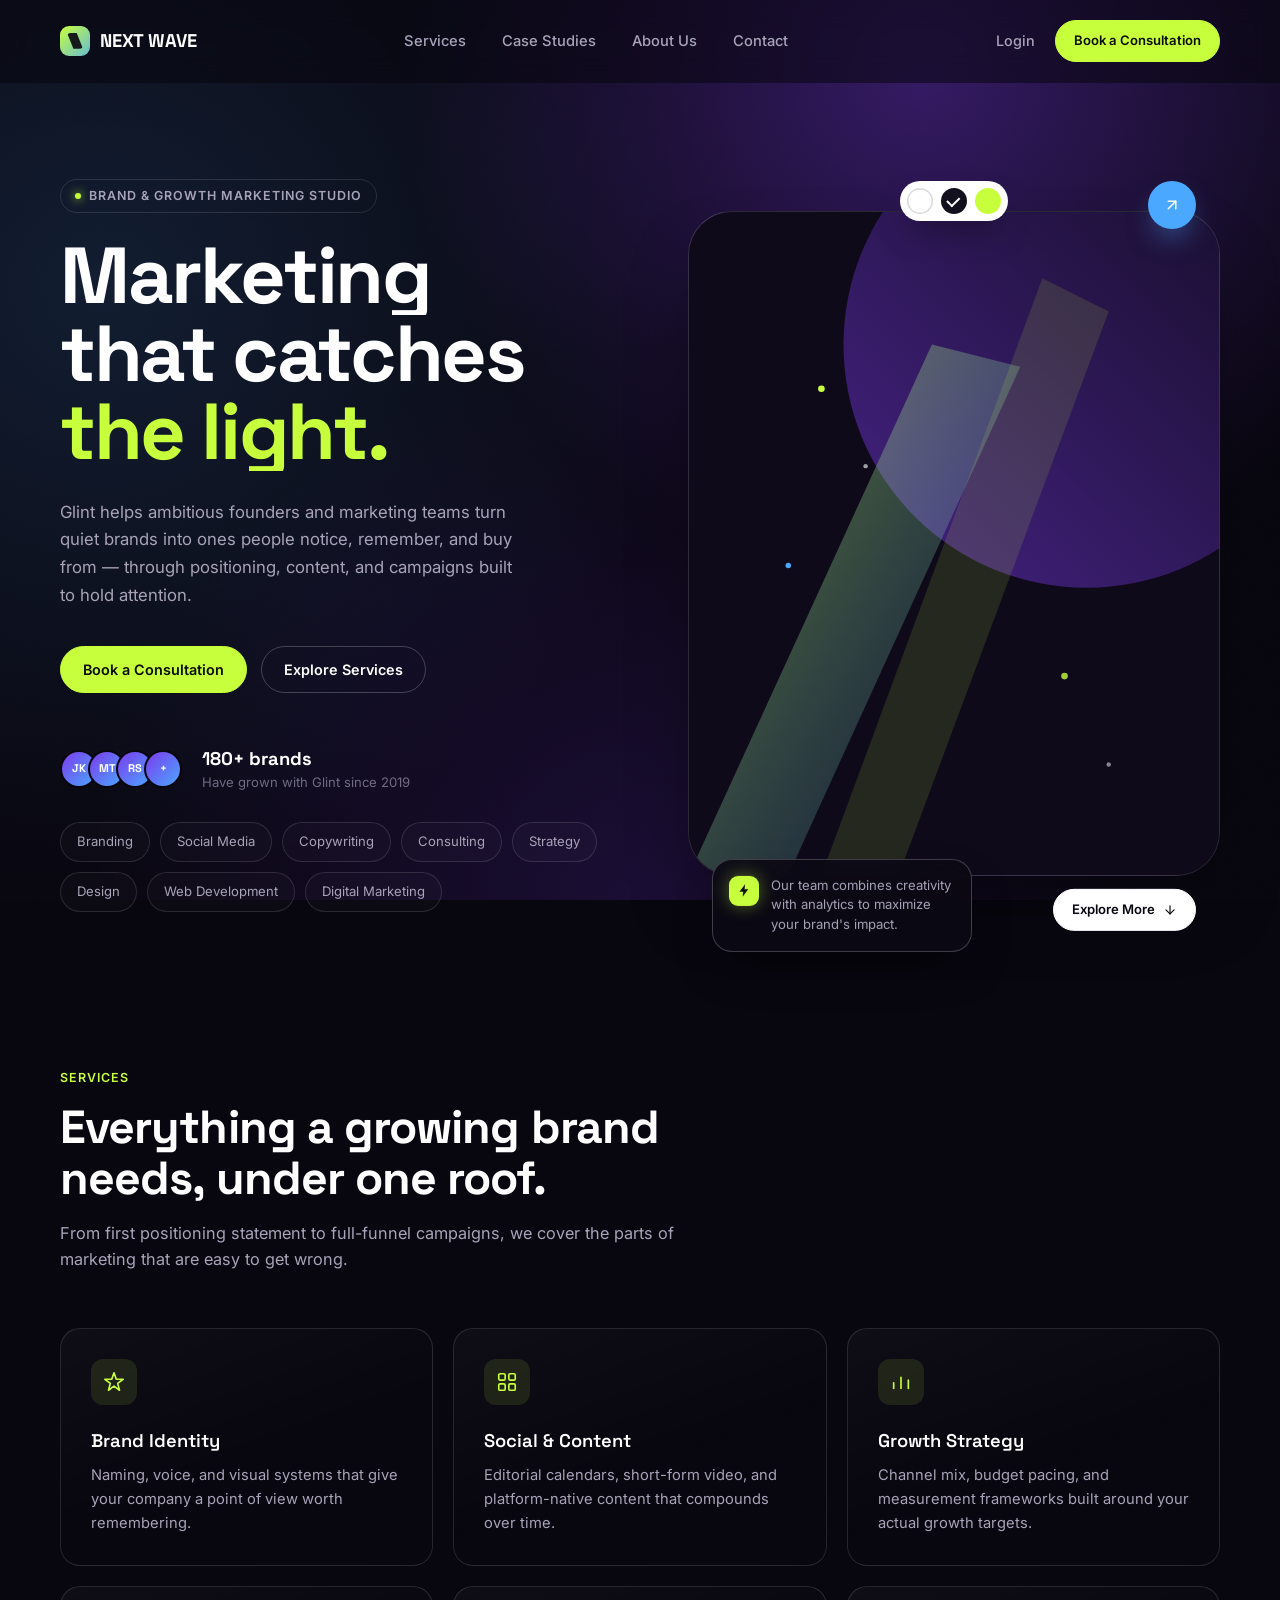
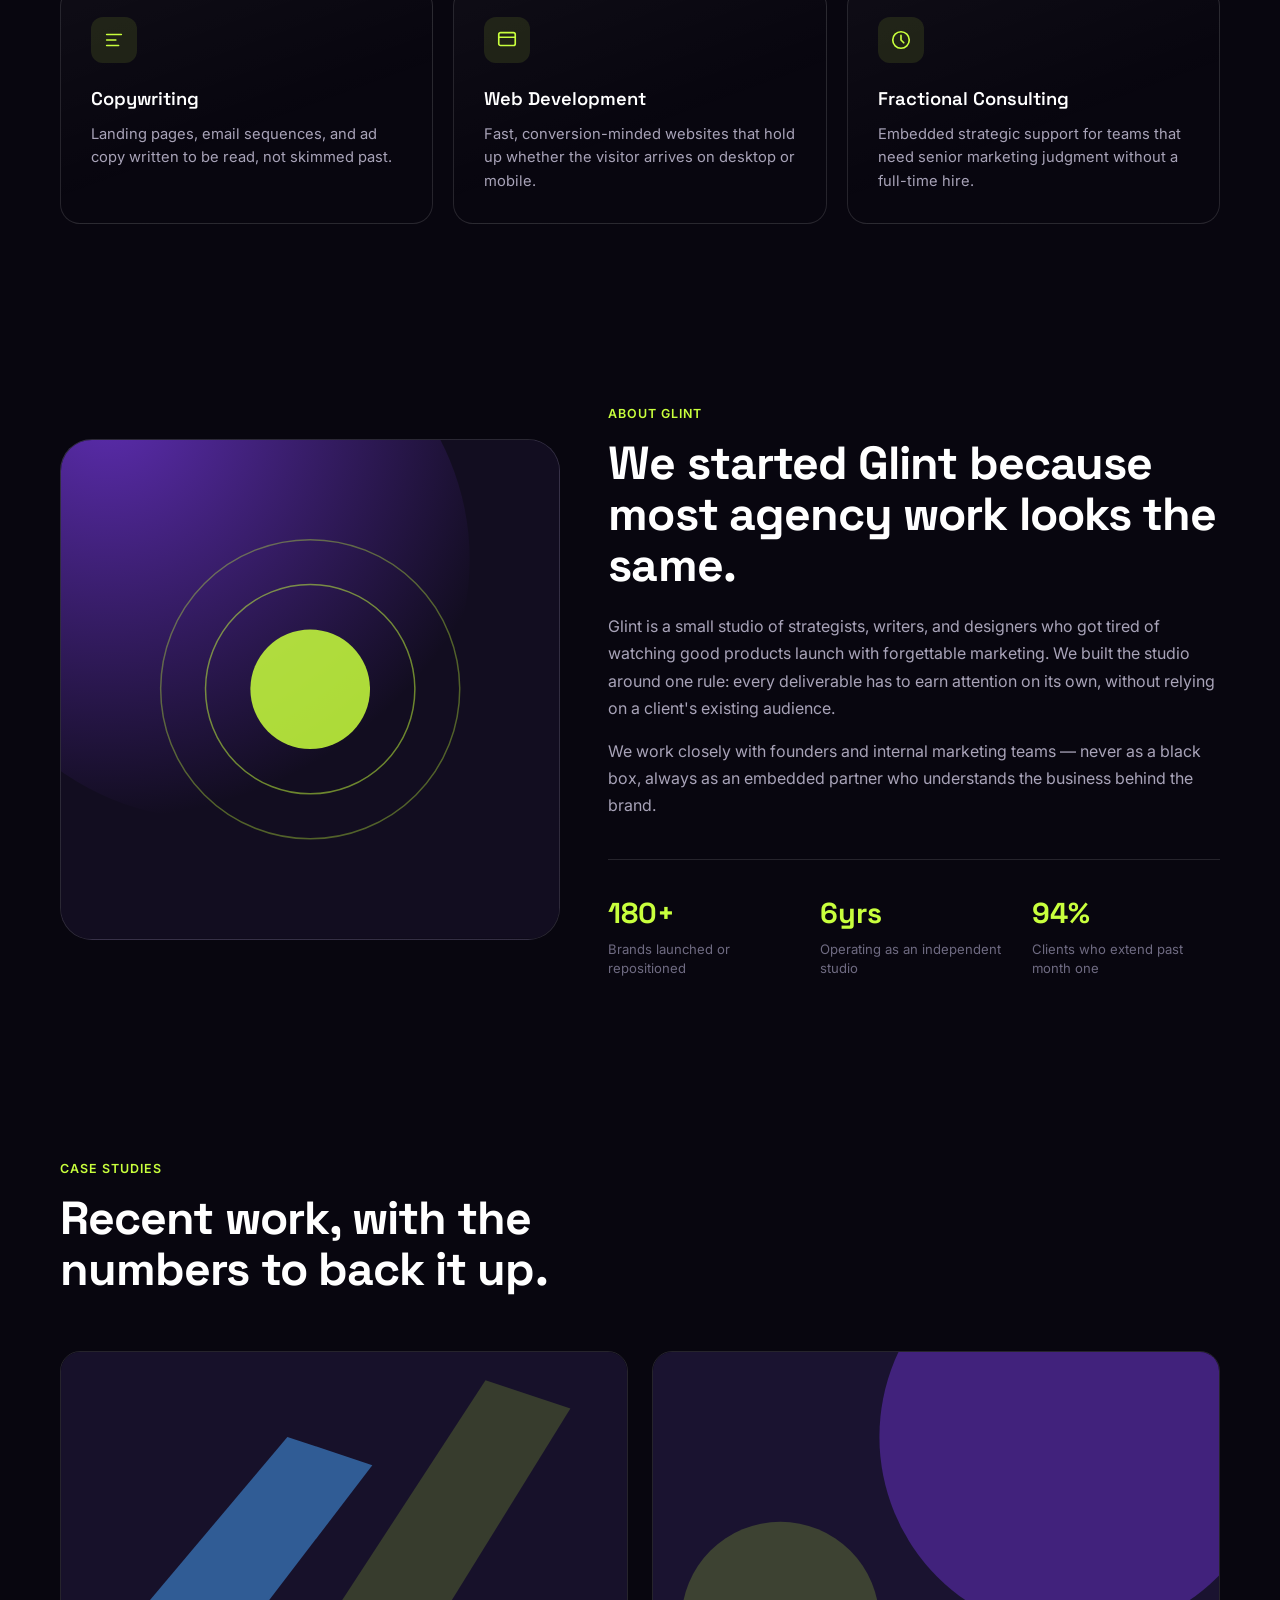
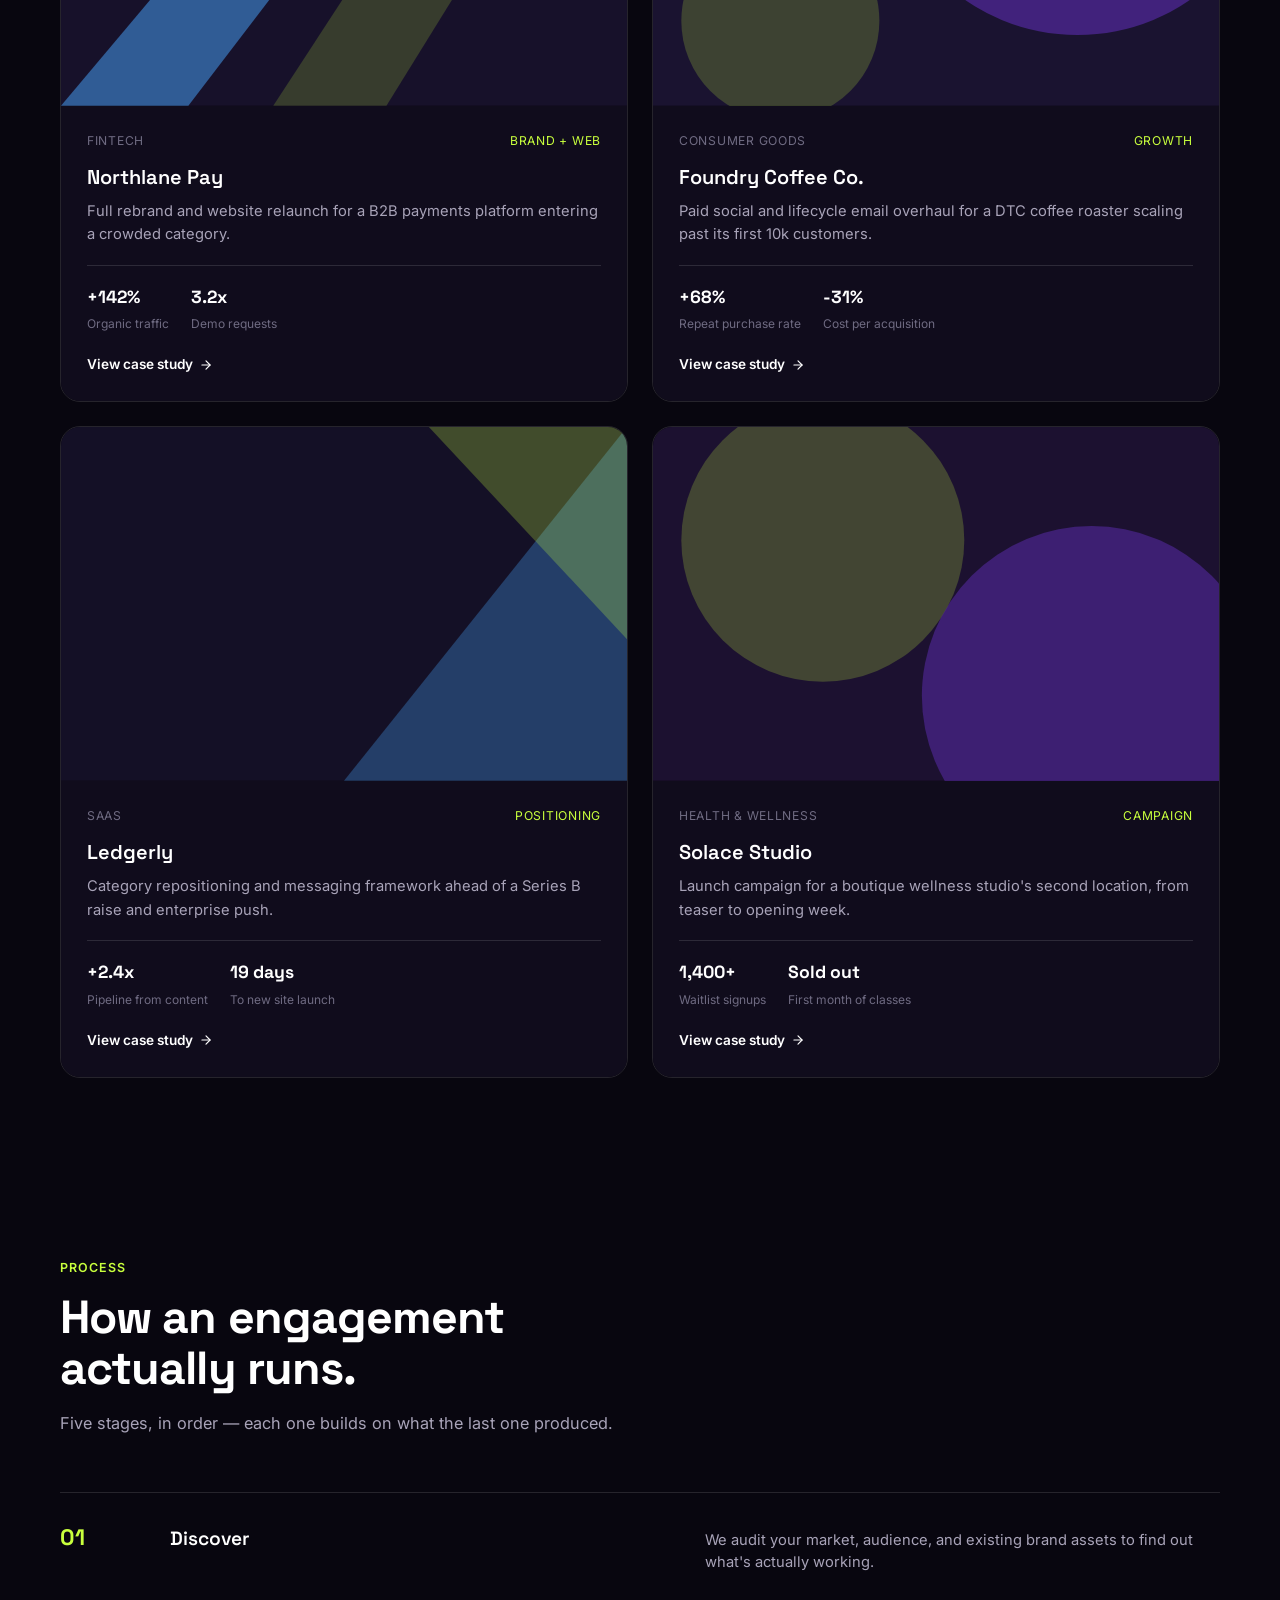
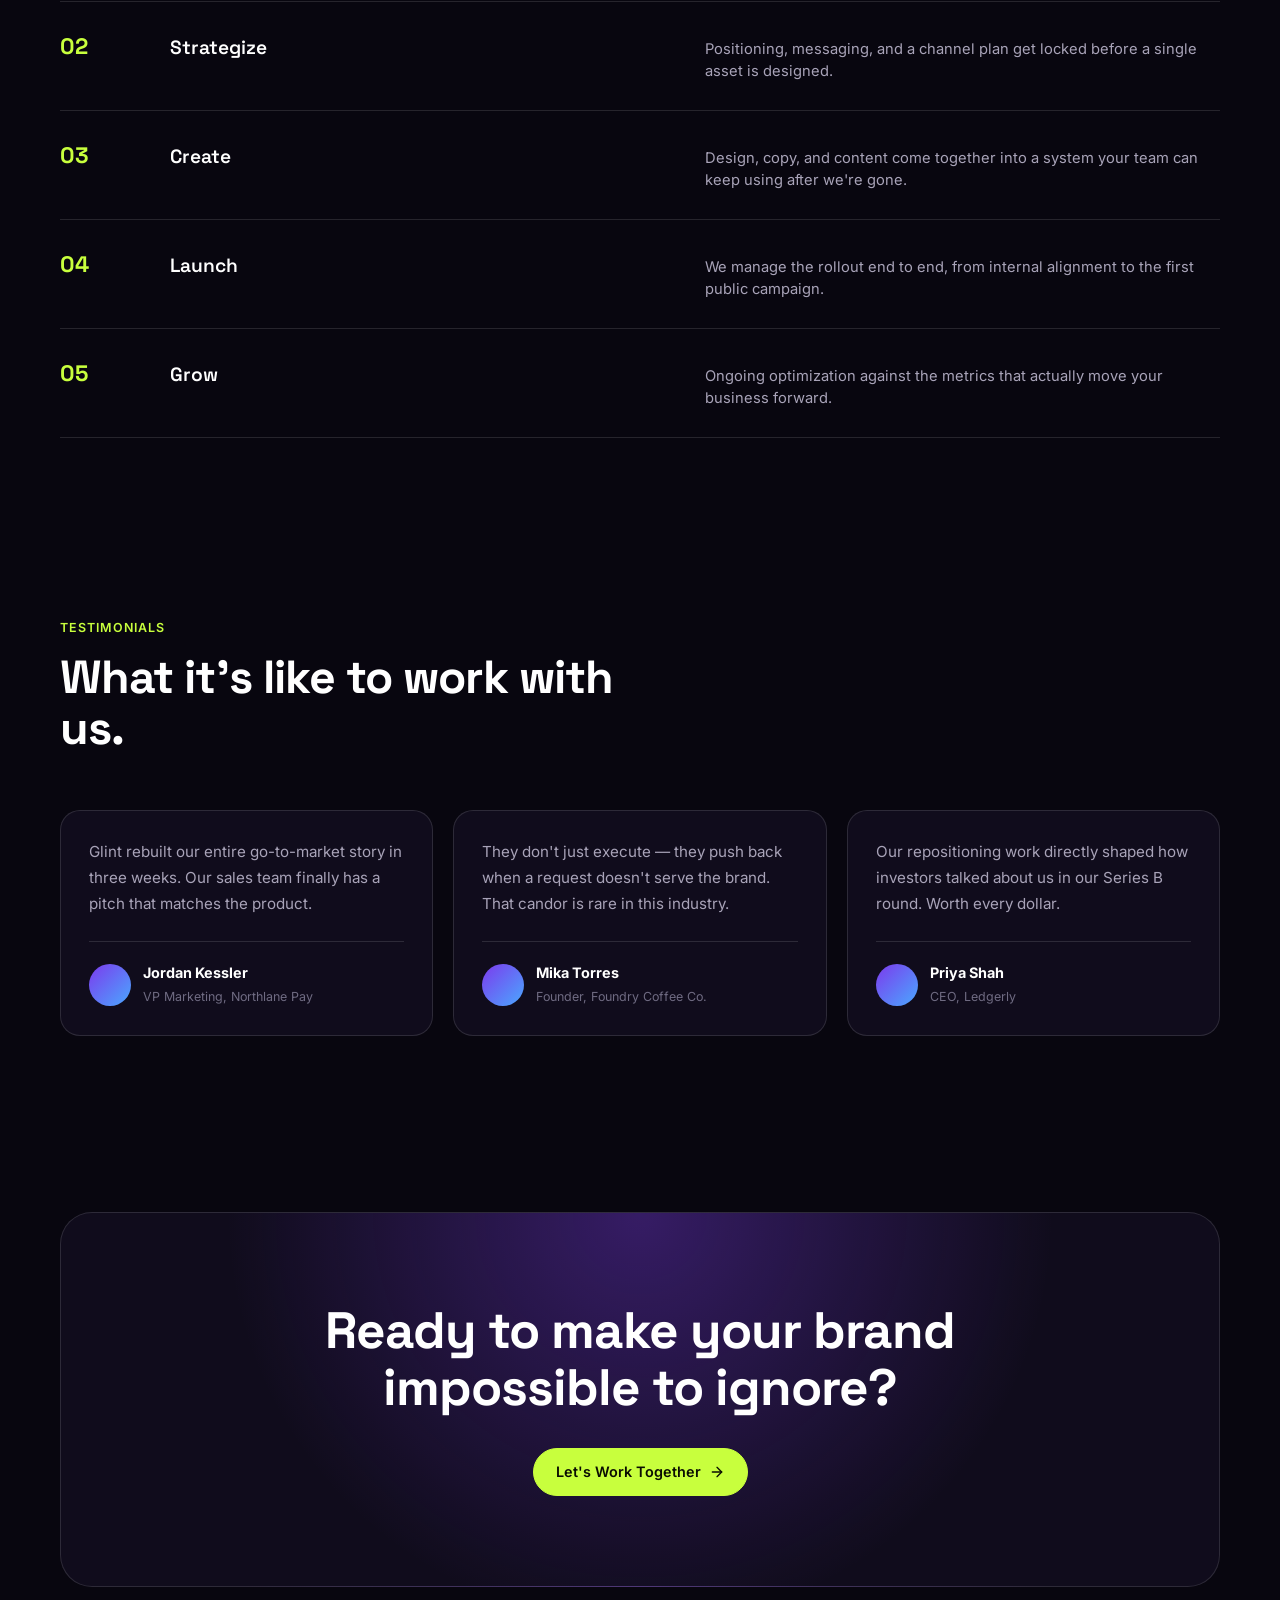
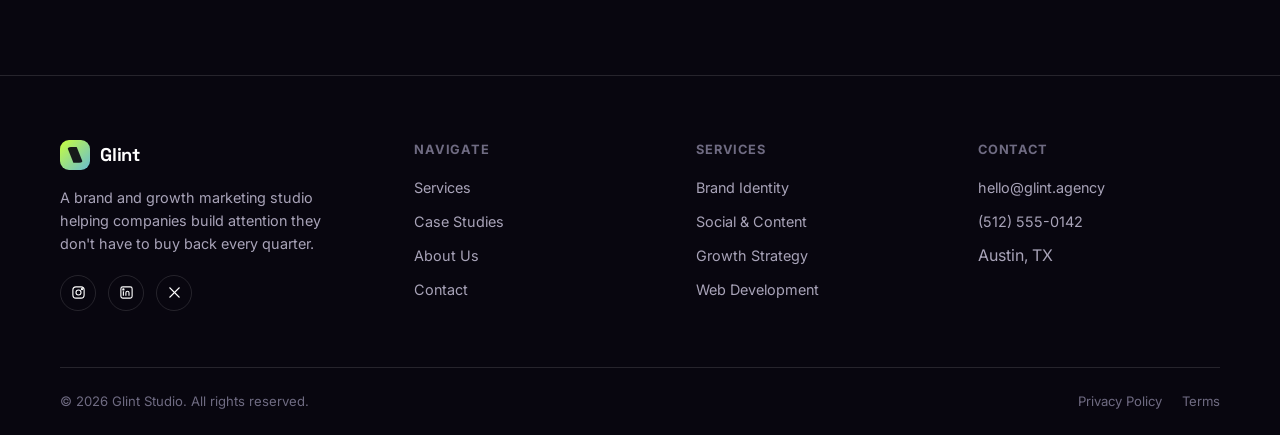
<file: index.html>
<!DOCTYPE html>
<html lang="en">
<head>
<meta charset="UTF-8" />
<meta name="viewport" content="width=device-width, initial-scale=1.0" />
<title> NEXT WAVE</title>
<meta name="description" content="Glint is a brand and growth marketing studio helping ambitious companies launch, position, and scale campaigns that actually get noticed." />
 
<!-- Open Graph -->
<meta property="og:title" content="Glint — Marketing that catches the light" />
<meta property="og:description" content="A brand and growth marketing studio for companies that refuse to blend in." />
<meta property="og:type" content="website" />
 
<!-- Twitter -->
<meta name="twitter:card" content="summary_large_image" />
<meta name="twitter:title" content="Glint — Marketing that catches the light" />
<meta name="twitter:description" content="A brand and growth marketing studio for companies that refuse to blend in." />
 
<link rel="icon" href="data:image/svg+xml,%3Csvg xmlns='http://www.w3.org/2000/svg' viewBox='0 0 32 32'%3E%3Crect width='32' height='32' rx='9' fill='%23c8ff3d'/%3E%3Cpath d='M4 4 L20 4 L32 16 L16 16 Z' fill='%2308060f' fill-opacity='0.85'/%3E%3C/svg%3E" />
 
<link rel="preconnect" href="https://fonts.googleapis.com" />
<link rel="preconnect" href="https://fonts.gstatic.com" crossorigin />
<link href="https://fonts.googleapis.com/css2?family=Space+Grotesk:wght@500;600;700&family=Inter:wght@400;500;600&display=swap" rel="stylesheet" />
 
<link rel="stylesheet" href="LAnd.css" />
</head>
<body>
 
<a class="skip-link" href="#main">Skip to content</a>
 
<div class="bg-field" aria-hidden="true">
  <div class="grain"></div>
</div>
 
<!-- ============ NAVBAR ============ -->
<header class="navbar" id="navbar">
  <div class="container">
    <a href="#top" class="brand" aria-label="Glint home">
      <span class="brand-mark" aria-hidden="true"></span>
      NEXT WAVE
    </a>
 
    <nav class="nav-links" aria-label="Primary">
      <a href="#services">Services</a>
      <a href="#case-studies">Case Studies</a>
      <a href="#about">About Us</a>
      <a href="#contact">Contact</a>
    </nav>
 
    <div class="nav-right">
      <a href="#" class="nav-login">Login</a>
      <a href="#contact" class="btn btn-primary btn-sm">Book a Consultation</a>
      <button class="menu-toggle" id="menuToggle" aria-label="Open menu" aria-expanded="false" aria-controls="mobileDrawer">
        <span></span><span></span><span></span>
      </button>
    </div>
  </div>
</header>
 
<!-- ============ MOBILE DRAWER ============ -->
<div class="mobile-drawer" id="mobileDrawer">
  <nav aria-label="Mobile">
    <ul>
      <li><a href="#services">Services</a></li>
      <li><a href="#case-studies">Case Studies</a></li>
      <li><a href="#about">About Us</a></li>
      <li><a href="#contact">Contact</a></li>
      <li><a href="#">Login</a></li>
    </ul>
    <a href="#contact" class="btn btn-primary">Book a Consultation</a>
  </nav>
</div>
 
<main id="main">
 
  <!-- ============ HERO ============ -->
  <section id="top" class="hero">
    <div class="container">
      <div class="hero-grid">
 
        <div class="hero-copy">
          <span class="eyebrow"><span class="dot" aria-hidden="true"></span>Brand &amp; growth marketing studio</span>
 
          <h1 class="hero-heading">
            <span class="line">Marketing</span>
            <span class="line">that catches</span>
            <span class="line"><span class="accent">the light.</span></span>
          </h1>
 
          <p class="hero-desc">
            Glint helps ambitious founders and marketing teams turn quiet brands into ones people notice, remember, and buy from — through positioning, content, and campaigns built to hold attention.
          </p>
 
          <div class="hero-actions">
            <a href="#contact" class="btn btn-primary">Book a Consultation</a>
            <a href="#services" class="btn btn-ghost">Explore Services</a>
          </div>
 
          <div class="hero-stats">
            <div class="avatar-stack" aria-hidden="true">
              <span class="avatar">JK</span>
              <span class="avatar">MT</span>
              <span class="avatar">RS</span>
              <span class="avatar">+</span>
            </div>
            <div class="stat-copy">
              <div class="stat-number">180+ brands</div>
              <div class="stat-label">Have grown with Glint since 2019</div>
            </div>
          </div>
 
          <div class="hero-pills">
            <span class="pill">Branding</span>
            <span class="pill">Social Media</span>
            <span class="pill">Copywriting</span>
            <span class="pill">Consulting</span>
            <span class="pill">Strategy</span>
            <span class="pill">Design</span>
            <span class="pill">Web Development</span>
            <span class="pill">Digital Marketing</span>
          </div>
        </div>
 
        <div class="hero-visual">
          <div class="hero-visual-frame">
            <!-- abstract original graphic, no stock imagery -->
            <svg viewBox="0 0 480 600" preserveAspectRatio="xMidYMid slice" role="img" aria-label="Abstract illustration of overlapping light beams representing Glint's brand identity">
              <defs>
                <linearGradient id="g1" x1="0" y1="0" x2="1" y2="1">
                  <stop offset="0%" stop-color="#c8ff3d" stop-opacity="0.9"/>
                  <stop offset="100%" stop-color="#4aa8ff" stop-opacity="0.15"/>
                </linearGradient>
                <linearGradient id="g2" x1="0" y1="1" x2="1" y2="0">
                  <stop offset="0%" stop-color="#7c3aed" stop-opacity="0.85"/>
                  <stop offset="100%" stop-color="#7c3aed" stop-opacity="0"/>
                </linearGradient>
              </defs>
              <rect width="480" height="600" fill="#0e0a1a"/>
              <circle cx="360" cy="120" r="220" fill="url(#g2)" opacity="0.6"/>
              <polygon points="0,600 220,120 300,140 90,600" fill="url(#g1)" opacity="0.55"/>
              <polygon points="120,600 320,60 380,90 190,600" fill="#c8ff3d" opacity="0.12"/>
              <circle cx="120" cy="160" r="3" fill="#c8ff3d"/>
              <circle cx="160" cy="230" r="2" fill="#ffffff" opacity="0.6"/>
              <circle cx="90" cy="320" r="2.5" fill="#4aa8ff"/>
              <circle cx="340" cy="420" r="3" fill="#c8ff3d" opacity="0.8"/>
              <circle cx="380" cy="500" r="2" fill="#ffffff" opacity="0.5"/>
            </svg>
          </div>
 
          <div class="style-selector" role="group" aria-label="Preview color theme">
            <button class="style-dot" data-style="white" aria-label="White theme"></button>
            <button class="style-dot is-active" data-style="dark" aria-label="Dark theme" aria-pressed="true"></button>
            <button class="style-dot" data-style="lime" aria-label="Lime theme"></button>
          </div>
 
          <button class="float-arrow" aria-label="Scroll to services">
            <svg viewBox="0 0 24 24" fill="none" stroke="currentColor" stroke-width="2" stroke-linecap="round" stroke-linejoin="round">
              <line x1="17" y1="7" x2="7" y2="17"></line>
              <polyline points="7 7 17 7 17 17"></polyline>
            </svg>
          </button>
 
          <div class="float-card">
            <span class="float-card-icon" aria-hidden="true">
              <svg viewBox="0 0 24 24" fill="currentColor"><path d="M13 2 L4 14 h6 l-1 8 9 -12 h-6 z"/></svg>
            </span>
            <p>Our team combines creativity with analytics to maximize your brand's impact.</p>
          </div>
 
          <span class="explore-cta">
            <a href="#services" class="btn btn-ghost btn-sm">
              Explore More
              <svg width="14" height="14" viewBox="0 0 24 24" fill="none" stroke="currentColor" stroke-width="2" stroke-linecap="round" stroke-linejoin="round">
                <line x1="12" y1="5" x2="12" y2="19"></line>
                <polyline points="19 12 12 19 5 12"></polyline>
              </svg>
            </a>
          </span>
        </div>
 
      </div>
    </div>
  </section>
 
  <!-- ============ SERVICES ============ -->
  <section id="services">
    <div class="container">
      <div class="section-head reveal">
        <span class="section-tag">Services</span>
        <h2 class="section-title">Everything a growing brand needs, under one roof.</h2>
        <p class="section-sub">From first positioning statement to full-funnel campaigns, we cover the parts of marketing that are easy to get wrong.</p>
      </div>
 
      <div class="services-grid">
 
        <div class="service-card reveal">
          <span class="service-icon" aria-hidden="true">
            <svg viewBox="0 0 24 24" fill="none" stroke="currentColor" stroke-width="1.8" stroke-linecap="round" stroke-linejoin="round"><path d="M12 2 L14.5 9 L22 9 L16 13.5 L18 21 L12 16.5 L6 21 L8 13.5 L2 9 L9.5 9 Z"/></svg>
          </span>
          <h3>Brand Identity</h3>
          <p>Naming, voice, and visual systems that give your company a point of view worth remembering.</p>
        </div>
 
        <div class="service-card reveal">
          <span class="service-icon" aria-hidden="true">
            <svg viewBox="0 0 24 24" fill="none" stroke="currentColor" stroke-width="1.8" stroke-linecap="round" stroke-linejoin="round"><rect x="3" y="3" width="7" height="7" rx="1.5"/><rect x="14" y="3" width="7" height="7" rx="1.5"/><rect x="3" y="14" width="7" height="7" rx="1.5"/><rect x="14" y="14" width="7" height="7" rx="1.5"/></svg>
          </span>
          <h3>Social &amp; Content</h3>
          <p>Editorial calendars, short-form video, and platform-native content that compounds over time.</p>
        </div>
 
        <div class="service-card reveal">
          <span class="service-icon" aria-hidden="true">
            <svg viewBox="0 0 24 24" fill="none" stroke="currentColor" stroke-width="1.8" stroke-linecap="round" stroke-linejoin="round"><path d="M4 19 L4 13 M12 19 L12 7 M20 19 L20 10"/></svg>
          </span>
          <h3>Growth Strategy</h3>
          <p>Channel mix, budget pacing, and measurement frameworks built around your actual growth targets.</p>
        </div>
 
        <div class="service-card reveal">
          <span class="service-icon" aria-hidden="true">
            <svg viewBox="0 0 24 24" fill="none" stroke="currentColor" stroke-width="1.8" stroke-linecap="round" stroke-linejoin="round"><path d="M4 6 h16 M4 12 h10 M4 18 h13"/></svg>
          </span>
          <h3>Copywriting</h3>
          <p>Landing pages, email sequences, and ad copy written to be read, not skimmed past.</p>
        </div>
 
        <div class="service-card reveal">
          <span class="service-icon" aria-hidden="true">
            <svg viewBox="0 0 24 24" fill="none" stroke="currentColor" stroke-width="1.8" stroke-linecap="round" stroke-linejoin="round"><rect x="3" y="4" width="18" height="14" rx="2"/><path d="M3 9 h18"/></svg>
          </span>
          <h3>Web Development</h3>
          <p>Fast, conversion-minded websites that hold up whether the visitor arrives on desktop or mobile.</p>
        </div>
 
        <div class="service-card reveal">
          <span class="service-icon" aria-hidden="true">
            <svg viewBox="0 0 24 24" fill="none" stroke="currentColor" stroke-width="1.8" stroke-linecap="round" stroke-linejoin="round"><circle cx="12" cy="12" r="9"/><path d="M12 7 v5 l3 3"/></svg>
          </span>
          <h3>Fractional Consulting</h3>
          <p>Embedded strategic support for teams that need senior marketing judgment without a full-time hire.</p>
        </div>
 
      </div>
    </div>
  </section>
 
  <!-- ============ ABOUT ============ -->
  <section id="about">
    <div class="container">
      <div class="about-grid">
 
        <div class="about-visual reveal">
          <svg viewBox="0 0 500 500" preserveAspectRatio="xMidYMid slice" role="img" aria-label="Abstract geometric pattern representing the Glint studio">
            <defs>
              <radialGradient id="g3" cx="30%" cy="20%" r="80%">
                <stop offset="0%" stop-color="#7c3aed" stop-opacity="0.7"/>
                <stop offset="100%" stop-color="#7c3aed" stop-opacity="0"/>
              </radialGradient>
            </defs>
            <rect width="500" height="500" fill="#120d20"/>
            <circle cx="150" cy="120" r="260" fill="url(#g3)"/>
            <circle cx="250" cy="250" r="150" fill="none" stroke="#c8ff3d" stroke-opacity="0.35" stroke-width="1.5"/>
            <circle cx="250" cy="250" r="105" fill="none" stroke="#c8ff3d" stroke-opacity="0.5" stroke-width="1.5"/>
            <circle cx="250" cy="250" r="60" fill="#c8ff3d" opacity="0.85"/>
          </svg>
        </div>
 
        <div class="about-content reveal">
          <span class="section-tag">About Glint</span>
          <h2 class="section-title">We started Glint because most agency work looks the same.</h2>
 
          <div class="about-copy" style="margin-top:22px;">
            <p>Glint is a small studio of strategists, writers, and designers who got tired of watching good products launch with forgettable marketing. We built the studio around one rule: every deliverable has to earn attention on its own, without relying on a client's existing audience.</p>
            <p>We work closely with founders and internal marketing teams — never as a black box, always as an embedded partner who understands the business behind the brand.</p>
          </div>
 
          <div class="about-stats">
            <div class="about-stat">
              <div class="num">180+</div>
              <div class="label">Brands launched or repositioned</div>
            </div>
            <div class="about-stat">
              <div class="num">6yrs</div>
              <div class="label">Operating as an independent studio</div>
            </div>
            <div class="about-stat">
              <div class="num">94%</div>
              <div class="label">Clients who extend past month one</div>
            </div>
          </div>
        </div>
 
      </div>
    </div>
  </section>
 
  <!-- ============ CASE STUDIES ============ -->
  <section id="case-studies">
    <div class="container">
      <div class="section-head reveal">
        <span class="section-tag">Case Studies</span>
        <h2 class="section-title">Recent work, with the numbers to back it up.</h2>
      </div>
 
      <div class="case-grid">
 
        <article class="case-card reveal">
          <div class="case-media">
            <svg viewBox="0 0 400 250" preserveAspectRatio="xMidYMid slice">
              <rect width="400" height="250" fill="#17112a"/>
              <polygon points="0,250 160,60 220,80 90,250" fill="#4aa8ff" opacity="0.5"/>
              <polygon points="150,250 300,20 360,40 230,250" fill="#c8ff3d" opacity="0.18"/>
            </svg>
          </div>
          <div class="case-body">
            <div class="case-meta"><span>Fintech</span><span class="tag">Brand + Web</span></div>
            <h3>Northlane Pay</h3>
            <p>Full rebrand and website relaunch for a B2B payments platform entering a crowded category.</p>
            <div class="case-result">
              <div><strong>+142%</strong><span>Organic traffic</span></div>
              <div><strong>3.2x</strong><span>Demo requests</span></div>
            </div>
            <a href="#" class="case-link">View case study
              <svg viewBox="0 0 24 24" fill="none" stroke="currentColor" stroke-width="2" stroke-linecap="round" stroke-linejoin="round"><line x1="5" y1="12" x2="19" y2="12"/><polyline points="12 5 19 12 12 19"/></svg>
            </a>
          </div>
        </article>
 
        <article class="case-card reveal">
          <div class="case-media">
            <svg viewBox="0 0 400 250" preserveAspectRatio="xMidYMid slice">
              <rect width="400" height="250" fill="#1a1330"/>
              <circle cx="300" cy="60" r="140" fill="#7c3aed" opacity="0.4"/>
              <circle cx="90" cy="190" r="70" fill="#c8ff3d" opacity="0.2"/>
            </svg>
          </div>
          <div class="case-body">
            <div class="case-meta"><span>Consumer Goods</span><span class="tag">Growth</span></div>
            <h3>Foundry Coffee Co.</h3>
            <p>Paid social and lifecycle email overhaul for a DTC coffee roaster scaling past its first 10k customers.</p>
            <div class="case-result">
              <div><strong>+68%</strong><span>Repeat purchase rate</span></div>
              <div><strong>-31%</strong><span>Cost per acquisition</span></div>
            </div>
            <a href="#" class="case-link">View case study
              <svg viewBox="0 0 24 24" fill="none" stroke="currentColor" stroke-width="2" stroke-linecap="round" stroke-linejoin="round"><line x1="5" y1="12" x2="19" y2="12"/><polyline points="12 5 19 12 12 19"/></svg>
            </a>
          </div>
        </article>
 
        <article class="case-card reveal">
          <div class="case-media">
            <svg viewBox="0 0 400 250" preserveAspectRatio="xMidYMid slice">
              <rect width="400" height="250" fill="#141026"/>
              <polygon points="400,0 400,250 200,250" fill="#4aa8ff" opacity="0.3"/>
              <polygon points="400,0 400,150 260,0" fill="#c8ff3d" opacity="0.25"/>
            </svg>
          </div>
          <div class="case-body">
            <div class="case-meta"><span>SaaS</span><span class="tag">Positioning</span></div>
            <h3>Ledgerly</h3>
            <p>Category repositioning and messaging framework ahead of a Series B raise and enterprise push.</p>
            <div class="case-result">
              <div><strong>+2.4x</strong><span>Pipeline from content</span></div>
              <div><strong>19 days</strong><span>To new site launch</span></div>
            </div>
            <a href="#" class="case-link">View case study
              <svg viewBox="0 0 24 24" fill="none" stroke="currentColor" stroke-width="2" stroke-linecap="round" stroke-linejoin="round"><line x1="5" y1="12" x2="19" y2="12"/><polyline points="12 5 19 12 12 19"/></svg>
            </a>
          </div>
        </article>
 
        <article class="case-card reveal">
          <div class="case-media">
            <svg viewBox="0 0 400 250" preserveAspectRatio="xMidYMid slice">
              <rect width="400" height="250" fill="#1c1130"/>
              <circle cx="120" cy="80" r="100" fill="#c8ff3d" opacity="0.22"/>
              <circle cx="310" cy="190" r="120" fill="#7c3aed" opacity="0.35"/>
            </svg>
          </div>
          <div class="case-body">
            <div class="case-meta"><span>Health &amp; Wellness</span><span class="tag">Campaign</span></div>
            <h3>Solace Studio</h3>
            <p>Launch campaign for a boutique wellness studio's second location, from teaser to opening week.</p>
            <div class="case-result">
              <div><strong>1,400+</strong><span>Waitlist signups</span></div>
              <div><strong>Sold out</strong><span>First month of classes</span></div>
            </div>
            <a href="#" class="case-link">View case study
              <svg viewBox="0 0 24 24" fill="none" stroke="currentColor" stroke-width="2" stroke-linecap="round" stroke-linejoin="round"><line x1="5" y1="12" x2="19" y2="12"/><polyline points="12 5 19 12 12 19"/></svg>
            </a>
          </div>
        </article>
 
      </div>
    </div>
  </section>
 
  <!-- ============ PROCESS ============ -->
  <section id="process">
    <div class="container">
      <div class="section-head reveal">
        <span class="section-tag">Process</span>
        <h2 class="section-title">How an engagement actually runs.</h2>
        <p class="section-sub">Five stages, in order — each one builds on what the last one produced.</p>
      </div>
 
      <div class="process-list reveal">
        <div class="process-item">
          <span class="process-index">01</span>
          <h3>Discover</h3>
          <p>We audit your market, audience, and existing brand assets to find out what's actually working.</p>
        </div>
        <div class="process-item">
          <span class="process-index">02</span>
          <h3>Strategize</h3>
          <p>Positioning, messaging, and a channel plan get locked before a single asset is designed.</p>
        </div>
        <div class="process-item">
          <span class="process-index">03</span>
          <h3>Create</h3>
          <p>Design, copy, and content come together into a system your team can keep using after we're gone.</p>
        </div>
        <div class="process-item">
          <span class="process-index">04</span>
          <h3>Launch</h3>
          <p>We manage the rollout end to end, from internal alignment to the first public campaign.</p>
        </div>
        <div class="process-item">
          <span class="process-index">05</span>
          <h3>Grow</h3>
          <p>Ongoing optimization against the metrics that actually move your business forward.</p>
        </div>
      </div>
    </div>
  </section>
 
  <!-- ============ TESTIMONIALS ============ -->
  <section id="testimonials">
    <div class="container">
      <div class="section-head reveal">
        <span class="section-tag">Testimonials</span>
        <h2 class="section-title">What it's like to work with us.</h2>
      </div>
 
      <div class="testi-grid">
        <div class="testi-card reveal">
          <p class="testi-quote">Glint rebuilt our entire go-to-market story in three weeks. Our sales team finally has a pitch that matches the product.</p>
          <div class="testi-person">
            <span class="testi-avatar" aria-hidden="true"></span>
            <div>
              <strong>Jordan Kessler</strong>
              <span>VP Marketing, Northlane Pay</span>
            </div>
          </div>
        </div>
 
        <div class="testi-card reveal">
          <p class="testi-quote">They don't just execute — they push back when a request doesn't serve the brand. That candor is rare in this industry.</p>
          <div class="testi-person">
            <span class="testi-avatar" aria-hidden="true"></span>
            <div>
              <strong>Mika Torres</strong>
              <span>Founder, Foundry Coffee Co.</span>
            </div>
          </div>
        </div>
 
        <div class="testi-card reveal">
          <p class="testi-quote">Our repositioning work directly shaped how investors talked about us in our Series B round. Worth every dollar.</p>
          <div class="testi-person">
            <span class="testi-avatar" aria-hidden="true"></span>
            <div>
              <strong>Priya Shah</strong>
              <span>CEO, Ledgerly</span>
            </div>
          </div>
        </div>
      </div>
    </div>
  </section>
 
  <!-- ============ FINAL CTA ============ -->
  <section id="contact">
    <div class="container">
      <div class="final-cta reveal">
        <h2>Ready to make your brand impossible to ignore?</h2>
        <a href="mailto:hello@glint.agency" class="btn btn-primary">
          Let's Work Together
          <svg width="16" height="16" viewBox="0 0 24 24" fill="none" stroke="currentColor" stroke-width="2" stroke-linecap="round" stroke-linejoin="round"><line x1="5" y1="12" x2="19" y2="12"/><polyline points="12 5 19 12 12 19"/></svg>
        </a>
      </div>
    </div>
  </section>
 
</main>
 
<!-- ============ FOOTER ============ -->
<footer class="footer">
  <div class="container">
    <div class="footer-grid">
 
      <div class="footer-brand">
        <a href="#top" class="brand">
          <span class="brand-mark" aria-hidden="true"></span>
          Glint
        </a>
        <p>A brand and growth marketing studio helping companies build attention they don't have to buy back every quarter.</p>
        <div class="social-row">
          <a href="#" aria-label="Glint on Instagram">
            <svg viewBox="0 0 24 24" fill="none" stroke="currentColor" stroke-width="1.8"><rect x="3" y="3" width="18" height="18" rx="5"/><circle cx="12" cy="12" r="4"/><circle cx="17.5" cy="6.5" r="1"/></svg>
          </a>
          <a href="#" aria-label="Glint on LinkedIn">
            <svg viewBox="0 0 24 24" fill="none" stroke="currentColor" stroke-width="1.8"><rect x="3" y="3" width="18" height="18" rx="3"/><line x1="7" y1="10" x2="7" y2="17"/><circle cx="7" cy="7" r="1"/><path d="M11 17 v-4.5 a2.5 2.5 0 0 1 5 0 V17"/></svg>
          </a>
          <a href="#" aria-label="Glint on X">
            <svg viewBox="0 0 24 24" fill="none" stroke="currentColor" stroke-width="1.8"><line x1="4" y1="4" x2="20" y2="20"/><line x1="20" y1="4" x2="4" y2="20"/></svg>
          </a>
        </div>
      </div>
 
      <div class="footer-col">
        <h4>Navigate</h4>
        <ul>
          <li><a href="#services">Services</a></li>
          <li><a href="#case-studies">Case Studies</a></li>
          <li><a href="#about">About Us</a></li>
          <li><a href="#contact">Contact</a></li>
        </ul>
      </div>
 
      <div class="footer-col">
        <h4>Services</h4>
        <ul>
          <li><a href="#services">Brand Identity</a></li>
          <li><a href="#services">Social &amp; Content</a></li>
          <li><a href="#services">Growth Strategy</a></li>
          <li><a href="#services">Web Development</a></li>
        </ul>
      </div>
 
      <div class="footer-col">
        <h4>Contact</h4>
        <ul>
          <li><a href="mailto:hello@glint.agency">hello@glint.agency</a></li>
          <li><a href="tel:+15125550142">(512) 555-0142</a></li>
          <li><span style="color:var(--muted)">Austin, TX</span></li>
        </ul>
      </div>
 
    </div>
 
    <div class="footer-bottom">
      <span>&copy; <span id="year"></span> Glint Studio. All rights reserved.</span>
      <div class="legal-links">
        <a href="#">Privacy Policy</a>
        <a href="#">Terms</a>
      </div>
    </div>
  </div>
</footer>
 
<script src="Lan.JS"></script>
</body>
</html>
</file>
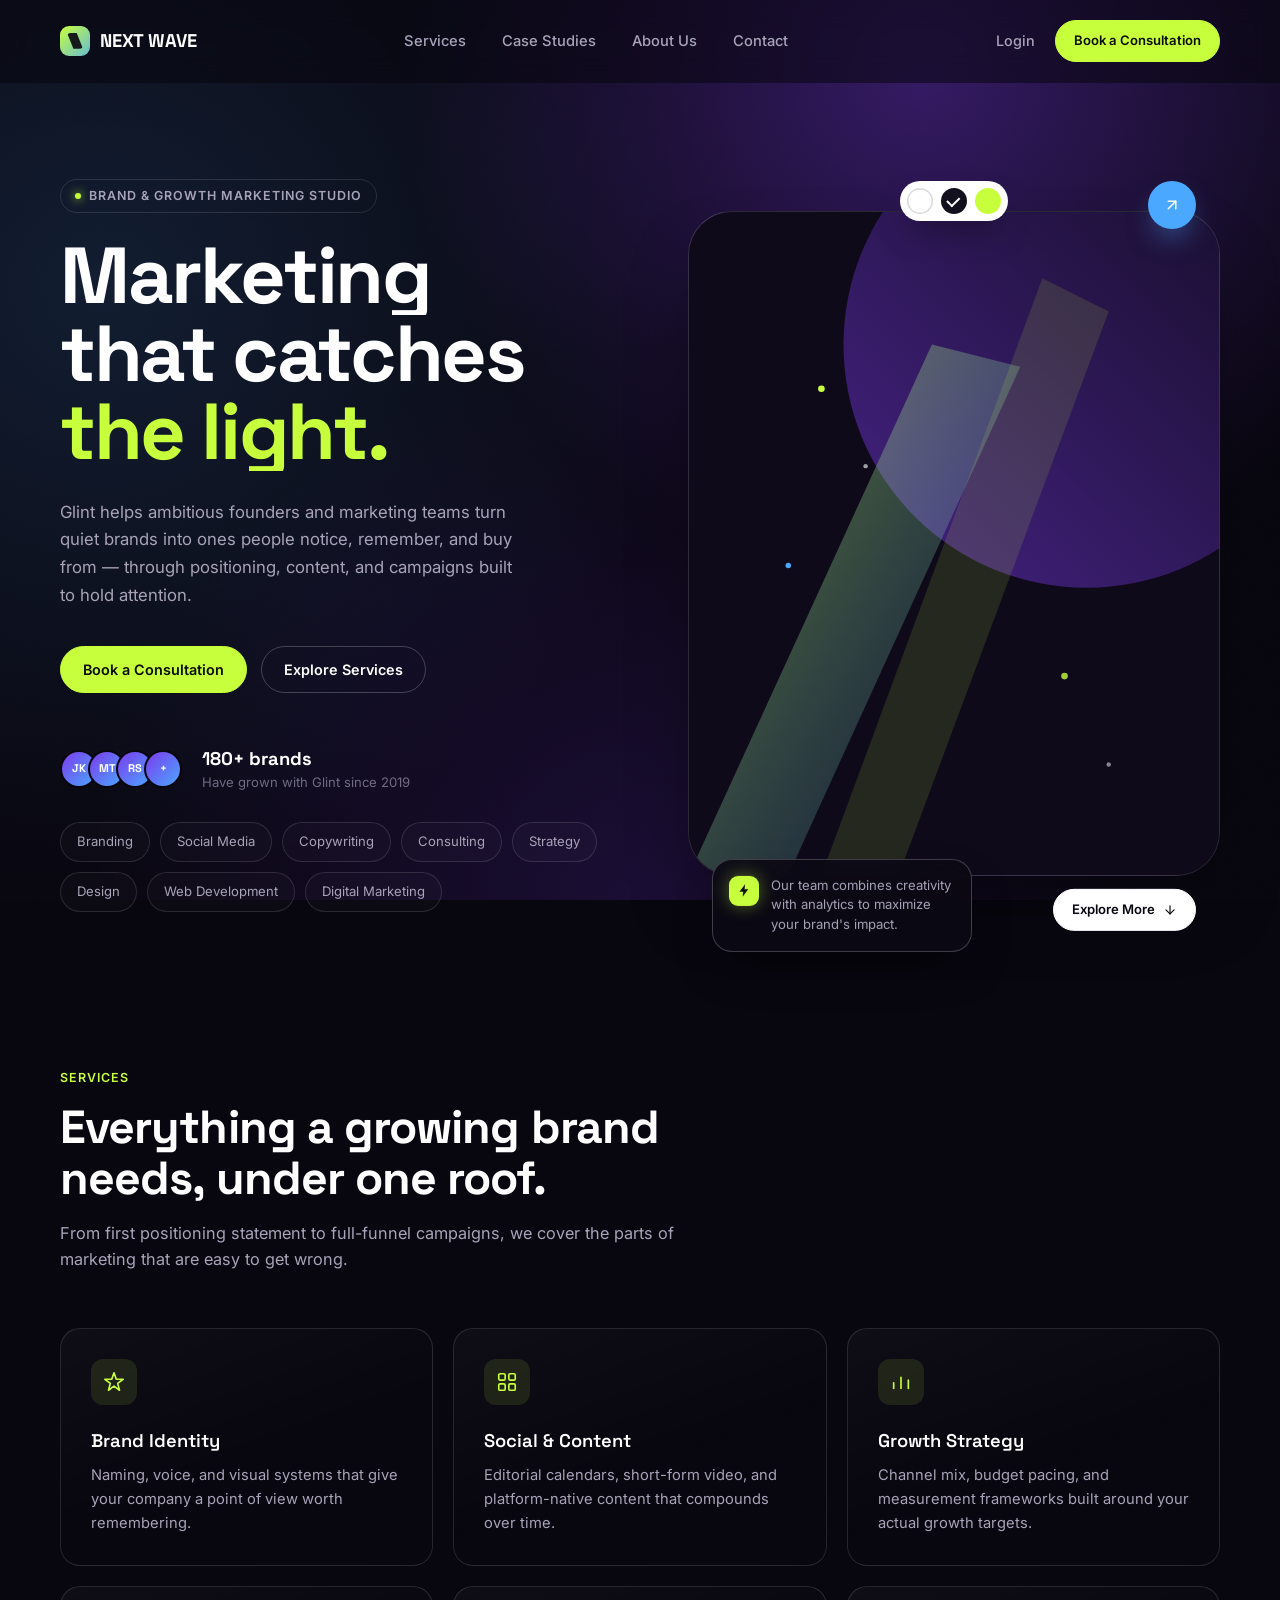
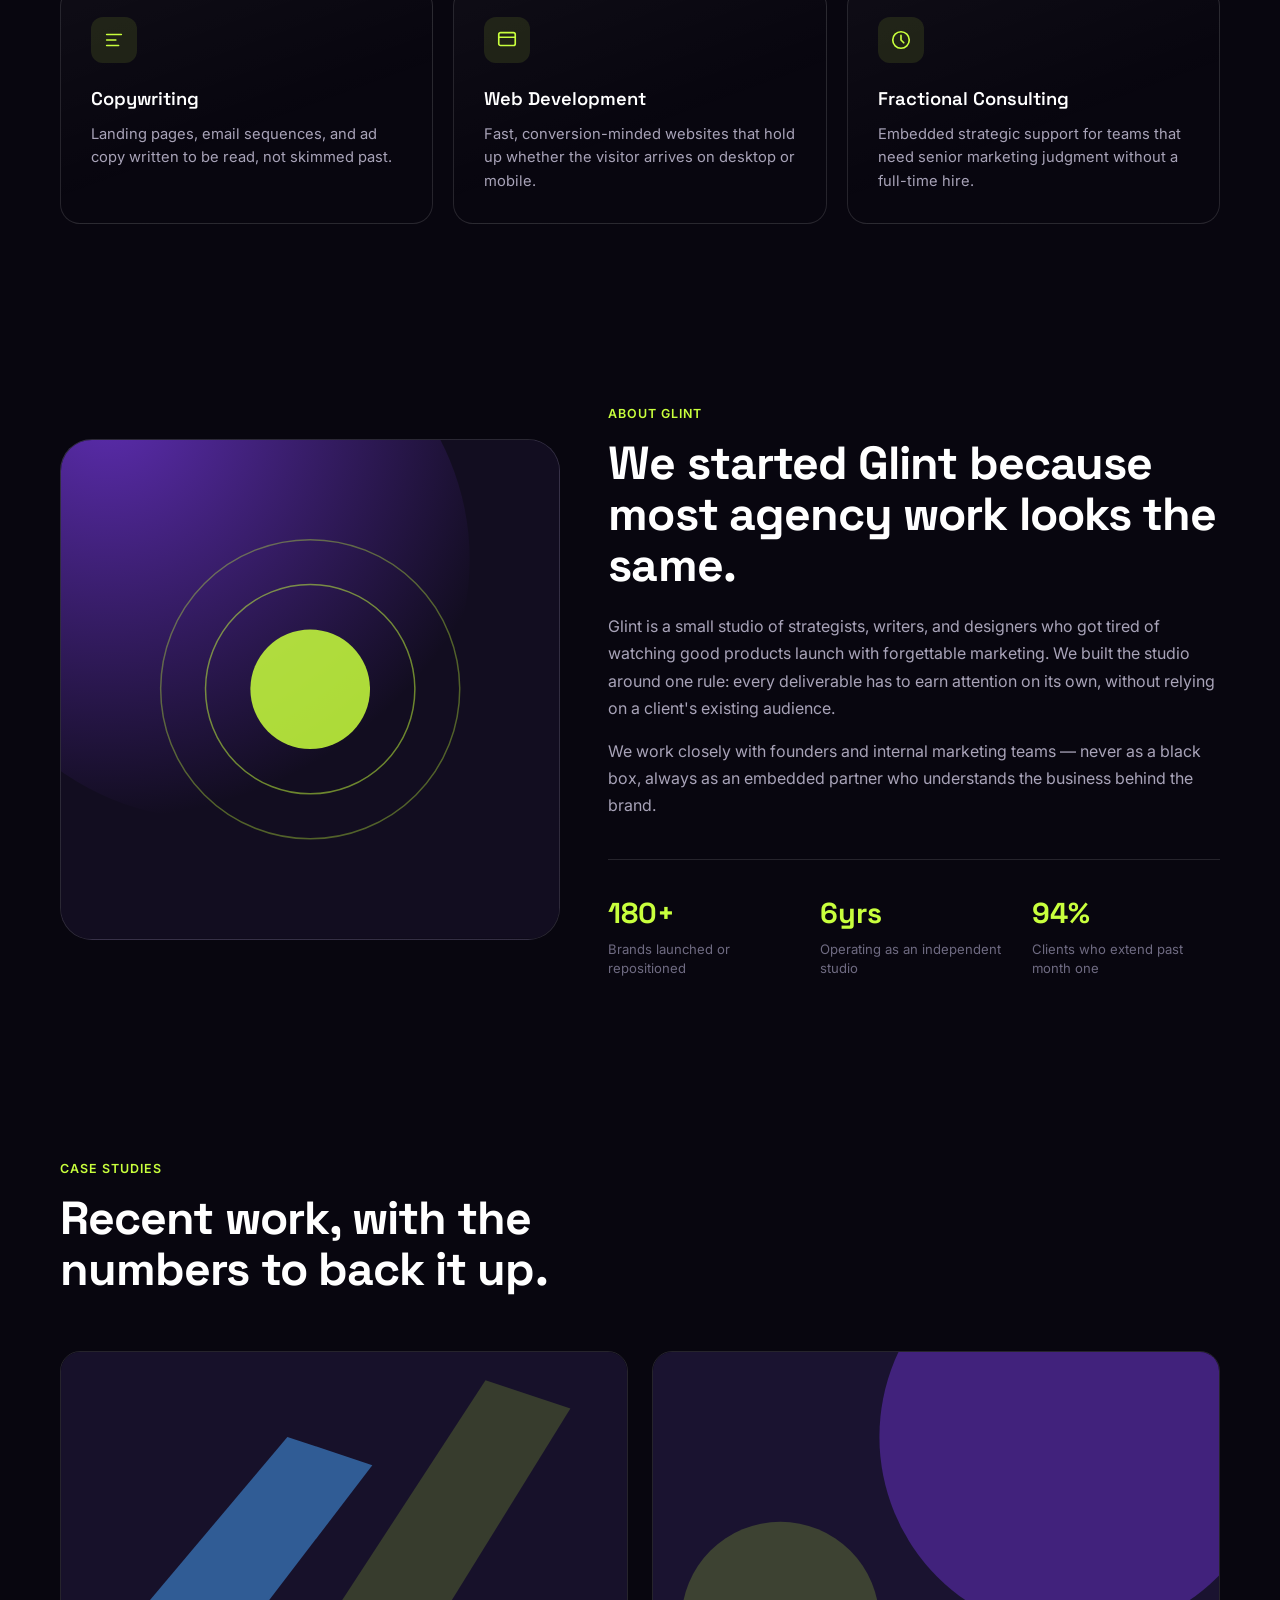
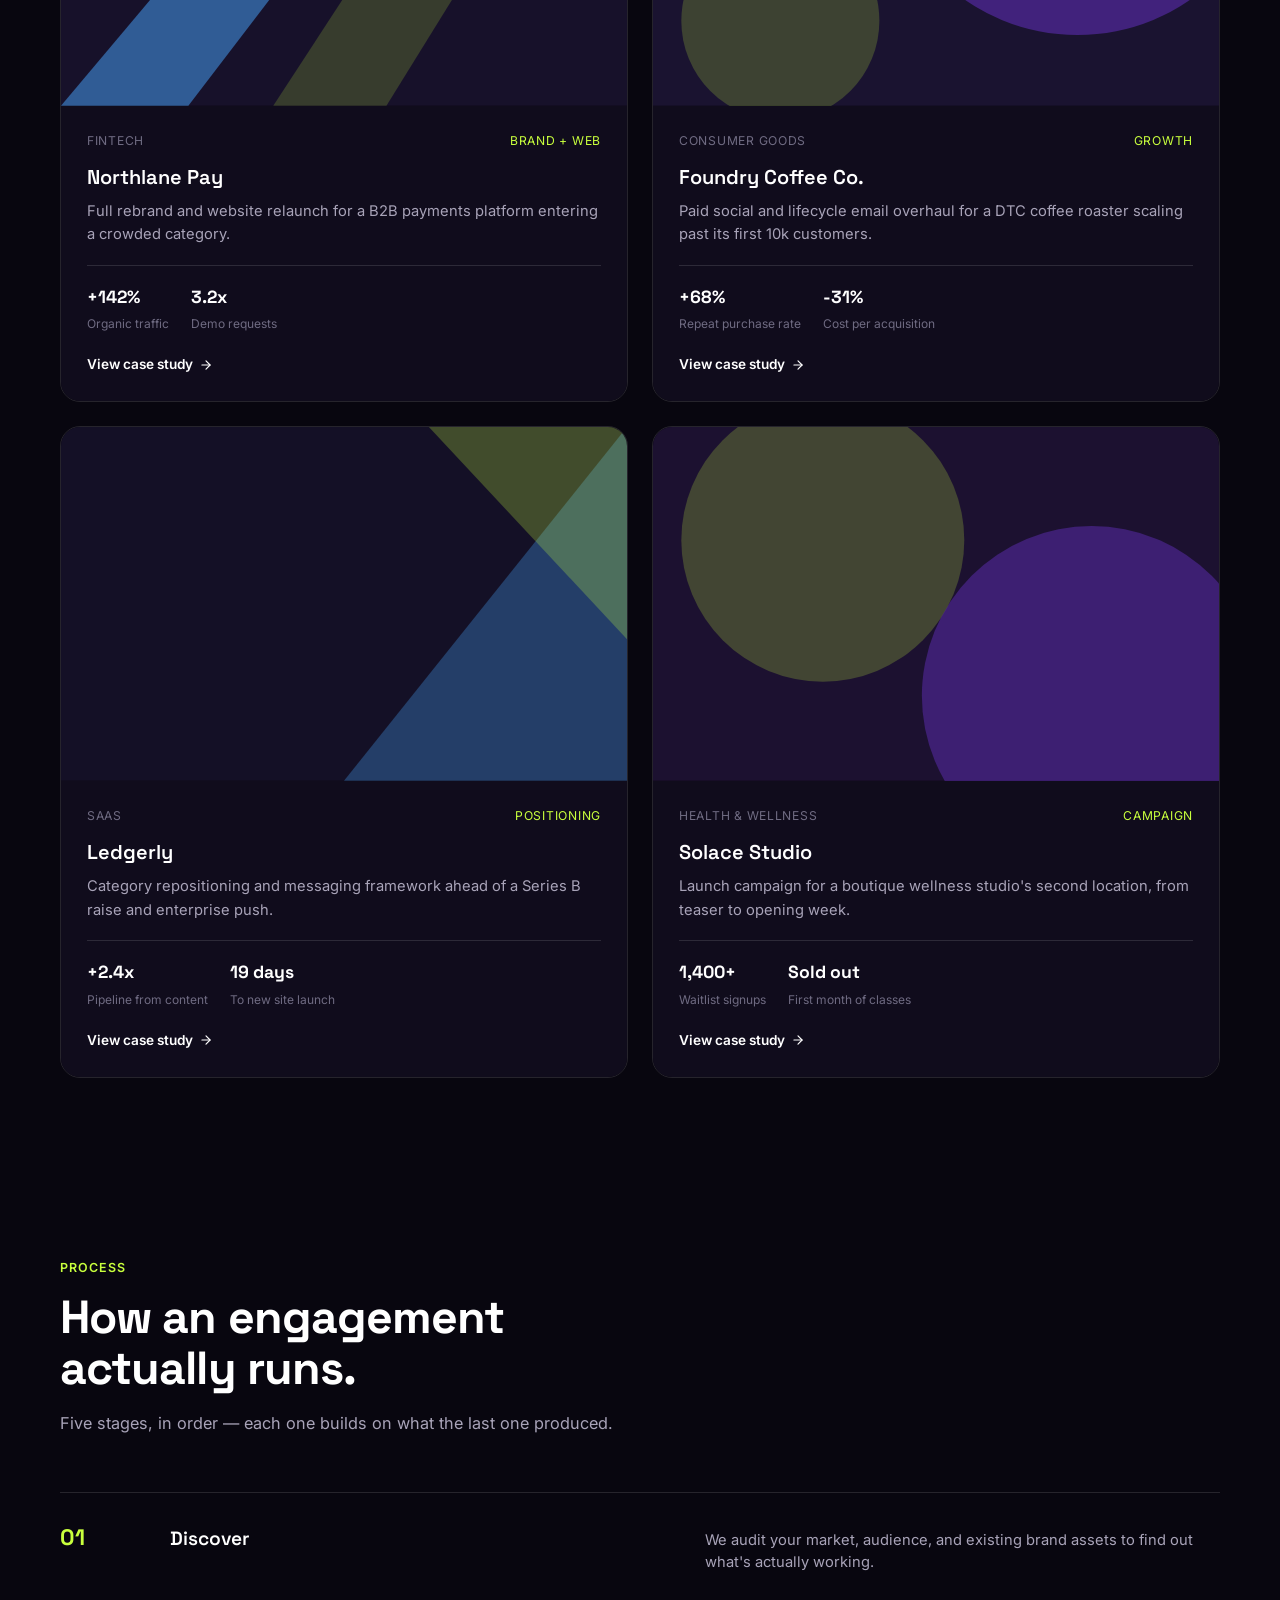
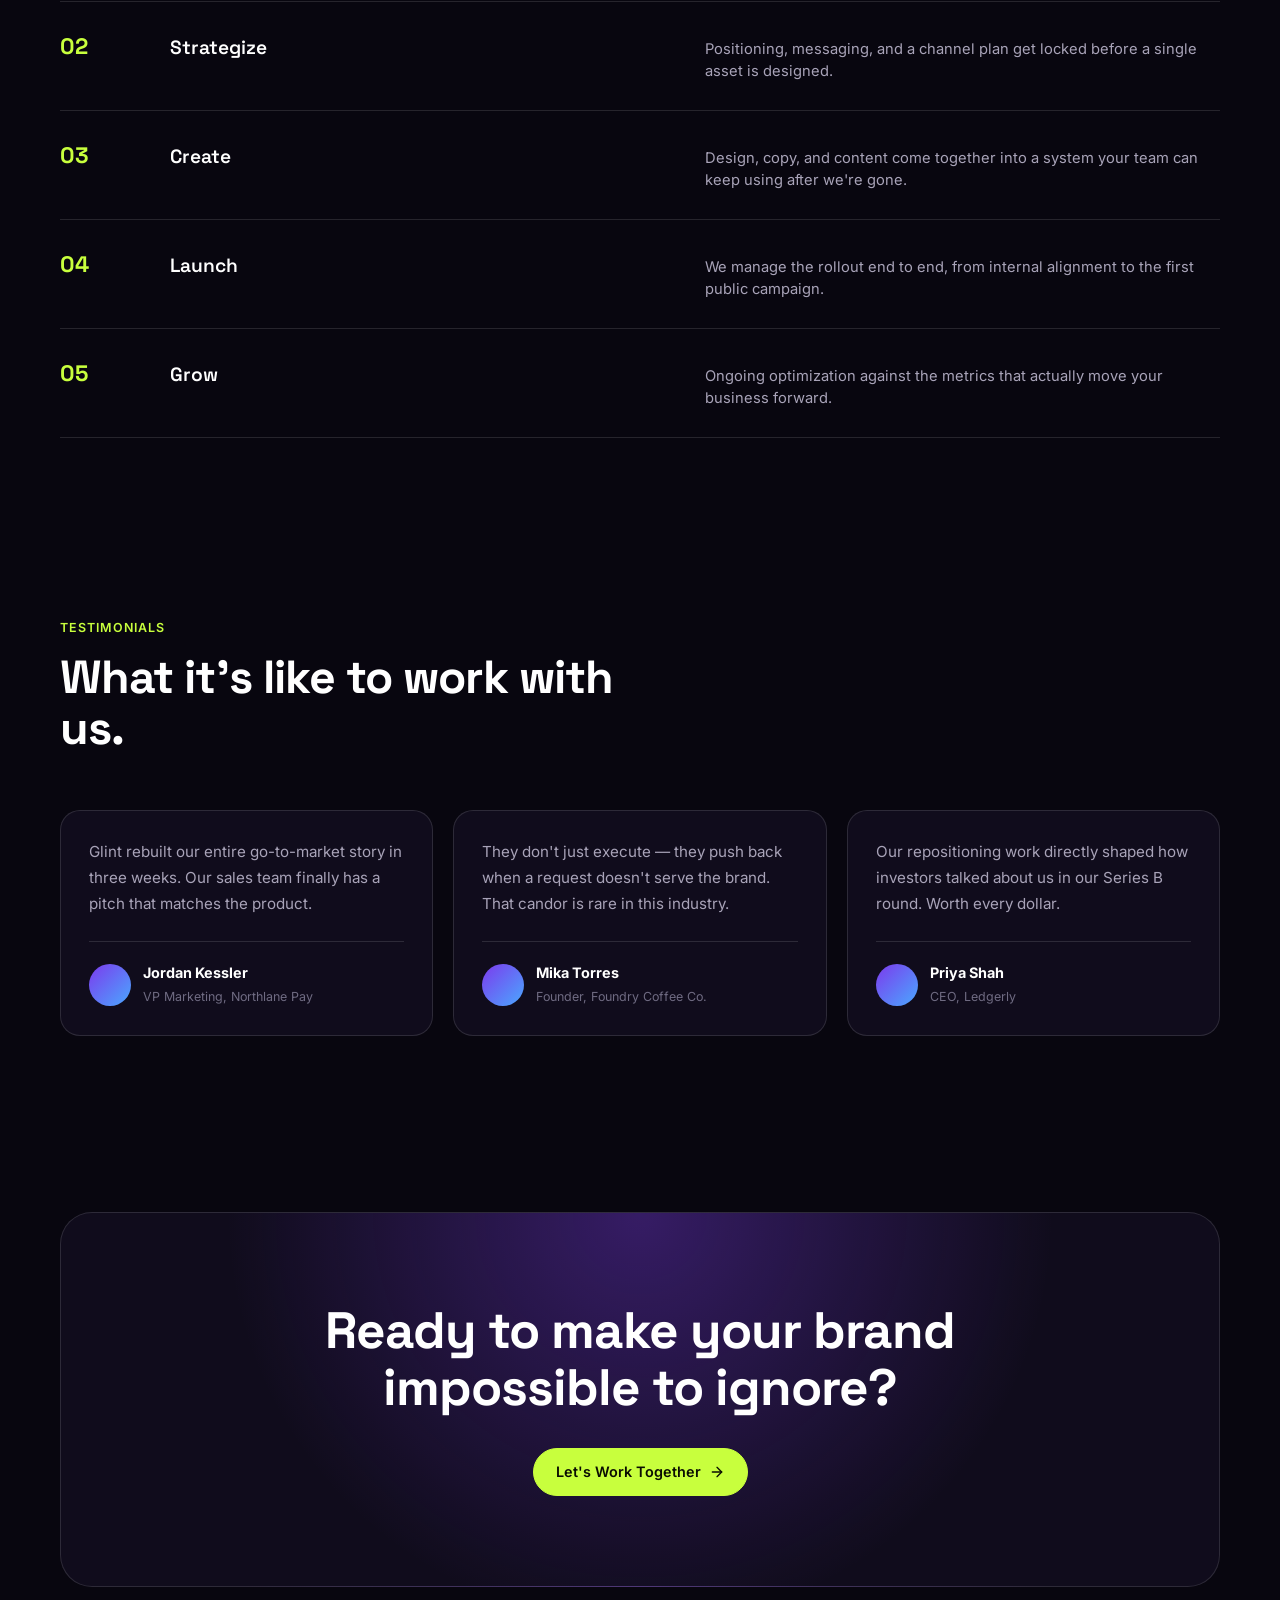
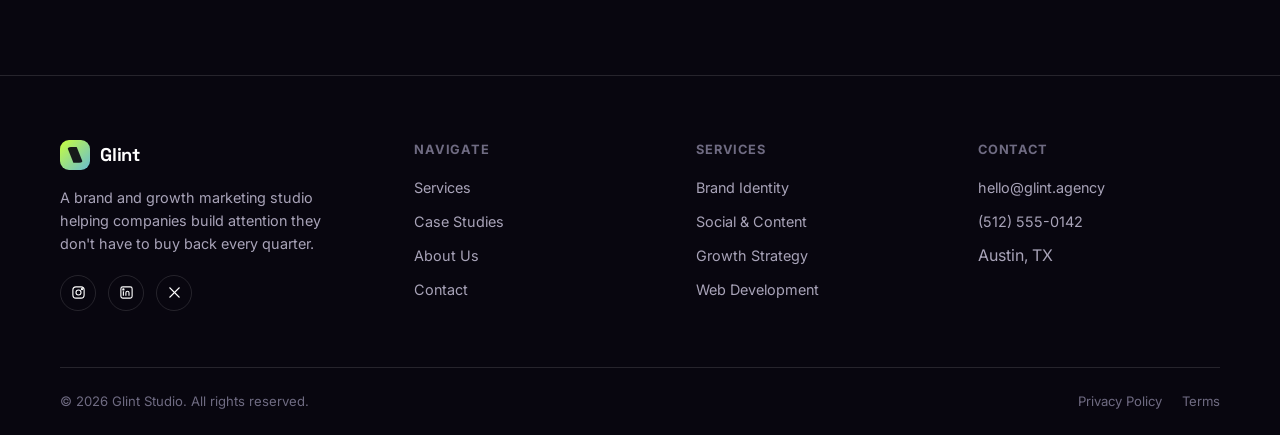
<file: Landing.html>
<!DOCTYPE html>
<html lang="en">
<head>
<meta charset="UTF-8" />
<meta name="viewport" content="width=device-width, initial-scale=1.0" />
<title> NEXT WAVE</title>
<meta name="description" content="Glint is a brand and growth marketing studio helping ambitious companies launch, position, and scale campaigns that actually get noticed." />
 
<!-- Open Graph -->
<meta property="og:title" content="Glint — Marketing that catches the light" />
<meta property="og:description" content="A brand and growth marketing studio for companies that refuse to blend in." />
<meta property="og:type" content="website" />
 
<!-- Twitter -->
<meta name="twitter:card" content="summary_large_image" />
<meta name="twitter:title" content="Glint — Marketing that catches the light" />
<meta name="twitter:description" content="A brand and growth marketing studio for companies that refuse to blend in." />
 
<link rel="icon" href="data:image/svg+xml,%3Csvg xmlns='http://www.w3.org/2000/svg' viewBox='0 0 32 32'%3E%3Crect width='32' height='32' rx='9' fill='%23c8ff3d'/%3E%3Cpath d='M4 4 L20 4 L32 16 L16 16 Z' fill='%2308060f' fill-opacity='0.85'/%3E%3C/svg%3E" />
 
<link rel="preconnect" href="https://fonts.googleapis.com" />
<link rel="preconnect" href="https://fonts.gstatic.com" crossorigin />
<link href="https://fonts.googleapis.com/css2?family=Space+Grotesk:wght@500;600;700&family=Inter:wght@400;500;600&display=swap" rel="stylesheet" />
 
<link rel="stylesheet" href="LAnd.css" />
</head>
<body>
 
<a class="skip-link" href="#main">Skip to content</a>
 
<div class="bg-field" aria-hidden="true">
  <div class="grain"></div>
</div>
 
<!-- ============ NAVBAR ============ -->
<header class="navbar" id="navbar">
  <div class="container">
    <a href="#top" class="brand" aria-label="Glint home">
      <span class="brand-mark" aria-hidden="true"></span>
      NEXT WAVE
    </a>
 
    <nav class="nav-links" aria-label="Primary">
      <a href="#services">Services</a>
      <a href="#case-studies">Case Studies</a>
      <a href="#about">About Us</a>
      <a href="#contact">Contact</a>
    </nav>
 
    <div class="nav-right">
      <a href="#" class="nav-login">Login</a>
      <a href="#contact" class="btn btn-primary btn-sm">Book a Consultation</a>
      <button class="menu-toggle" id="menuToggle" aria-label="Open menu" aria-expanded="false" aria-controls="mobileDrawer">
        <span></span><span></span><span></span>
      </button>
    </div>
  </div>
</header>
 
<!-- ============ MOBILE DRAWER ============ -->
<div class="mobile-drawer" id="mobileDrawer">
  <nav aria-label="Mobile">
    <ul>
      <li><a href="#services">Services</a></li>
      <li><a href="#case-studies">Case Studies</a></li>
      <li><a href="#about">About Us</a></li>
      <li><a href="#contact">Contact</a></li>
      <li><a href="#">Login</a></li>
    </ul>
    <a href="#contact" class="btn btn-primary">Book a Consultation</a>
  </nav>
</div>
 
<main id="main">
 
  <!-- ============ HERO ============ -->
  <section id="top" class="hero">
    <div class="container">
      <div class="hero-grid">
 
        <div class="hero-copy">
          <span class="eyebrow"><span class="dot" aria-hidden="true"></span>Brand &amp; growth marketing studio</span>
 
          <h1 class="hero-heading">
            <span class="line">Marketing</span>
            <span class="line">that catches</span>
            <span class="line"><span class="accent">the light.</span></span>
          </h1>
 
          <p class="hero-desc">
            Glint helps ambitious founders and marketing teams turn quiet brands into ones people notice, remember, and buy from — through positioning, content, and campaigns built to hold attention.
          </p>
 
          <div class="hero-actions">
            <a href="#contact" class="btn btn-primary">Book a Consultation</a>
            <a href="#services" class="btn btn-ghost">Explore Services</a>
          </div>
 
          <div class="hero-stats">
            <div class="avatar-stack" aria-hidden="true">
              <span class="avatar">JK</span>
              <span class="avatar">MT</span>
              <span class="avatar">RS</span>
              <span class="avatar">+</span>
            </div>
            <div class="stat-copy">
              <div class="stat-number">180+ brands</div>
              <div class="stat-label">Have grown with Glint since 2019</div>
            </div>
          </div>
 
          <div class="hero-pills">
            <span class="pill">Branding</span>
            <span class="pill">Social Media</span>
            <span class="pill">Copywriting</span>
            <span class="pill">Consulting</span>
            <span class="pill">Strategy</span>
            <span class="pill">Design</span>
            <span class="pill">Web Development</span>
            <span class="pill">Digital Marketing</span>
          </div>
        </div>
 
        <div class="hero-visual">
          <div class="hero-visual-frame">
            <!-- abstract original graphic, no stock imagery -->
            <svg viewBox="0 0 480 600" preserveAspectRatio="xMidYMid slice" role="img" aria-label="Abstract illustration of overlapping light beams representing Glint's brand identity">
              <defs>
                <linearGradient id="g1" x1="0" y1="0" x2="1" y2="1">
                  <stop offset="0%" stop-color="#c8ff3d" stop-opacity="0.9"/>
                  <stop offset="100%" stop-color="#4aa8ff" stop-opacity="0.15"/>
                </linearGradient>
                <linearGradient id="g2" x1="0" y1="1" x2="1" y2="0">
                  <stop offset="0%" stop-color="#7c3aed" stop-opacity="0.85"/>
                  <stop offset="100%" stop-color="#7c3aed" stop-opacity="0"/>
                </linearGradient>
              </defs>
              <rect width="480" height="600" fill="#0e0a1a"/>
              <circle cx="360" cy="120" r="220" fill="url(#g2)" opacity="0.6"/>
              <polygon points="0,600 220,120 300,140 90,600" fill="url(#g1)" opacity="0.55"/>
              <polygon points="120,600 320,60 380,90 190,600" fill="#c8ff3d" opacity="0.12"/>
              <circle cx="120" cy="160" r="3" fill="#c8ff3d"/>
              <circle cx="160" cy="230" r="2" fill="#ffffff" opacity="0.6"/>
              <circle cx="90" cy="320" r="2.5" fill="#4aa8ff"/>
              <circle cx="340" cy="420" r="3" fill="#c8ff3d" opacity="0.8"/>
              <circle cx="380" cy="500" r="2" fill="#ffffff" opacity="0.5"/>
            </svg>
          </div>
 
          <div class="style-selector" role="group" aria-label="Preview color theme">
            <button class="style-dot" data-style="white" aria-label="White theme"></button>
            <button class="style-dot is-active" data-style="dark" aria-label="Dark theme" aria-pressed="true"></button>
            <button class="style-dot" data-style="lime" aria-label="Lime theme"></button>
          </div>
 
          <button class="float-arrow" aria-label="Scroll to services">
            <svg viewBox="0 0 24 24" fill="none" stroke="currentColor" stroke-width="2" stroke-linecap="round" stroke-linejoin="round">
              <line x1="17" y1="7" x2="7" y2="17"></line>
              <polyline points="7 7 17 7 17 17"></polyline>
            </svg>
          </button>
 
          <div class="float-card">
            <span class="float-card-icon" aria-hidden="true">
              <svg viewBox="0 0 24 24" fill="currentColor"><path d="M13 2 L4 14 h6 l-1 8 9 -12 h-6 z"/></svg>
            </span>
            <p>Our team combines creativity with analytics to maximize your brand's impact.</p>
          </div>
 
          <span class="explore-cta">
            <a href="#services" class="btn btn-ghost btn-sm">
              Explore More
              <svg width="14" height="14" viewBox="0 0 24 24" fill="none" stroke="currentColor" stroke-width="2" stroke-linecap="round" stroke-linejoin="round">
                <line x1="12" y1="5" x2="12" y2="19"></line>
                <polyline points="19 12 12 19 5 12"></polyline>
              </svg>
            </a>
          </span>
        </div>
 
      </div>
    </div>
  </section>
 
  <!-- ============ SERVICES ============ -->
  <section id="services">
    <div class="container">
      <div class="section-head reveal">
        <span class="section-tag">Services</span>
        <h2 class="section-title">Everything a growing brand needs, under one roof.</h2>
        <p class="section-sub">From first positioning statement to full-funnel campaigns, we cover the parts of marketing that are easy to get wrong.</p>
      </div>
 
      <div class="services-grid">
 
        <div class="service-card reveal">
          <span class="service-icon" aria-hidden="true">
            <svg viewBox="0 0 24 24" fill="none" stroke="currentColor" stroke-width="1.8" stroke-linecap="round" stroke-linejoin="round"><path d="M12 2 L14.5 9 L22 9 L16 13.5 L18 21 L12 16.5 L6 21 L8 13.5 L2 9 L9.5 9 Z"/></svg>
          </span>
          <h3>Brand Identity</h3>
          <p>Naming, voice, and visual systems that give your company a point of view worth remembering.</p>
        </div>
 
        <div class="service-card reveal">
          <span class="service-icon" aria-hidden="true">
            <svg viewBox="0 0 24 24" fill="none" stroke="currentColor" stroke-width="1.8" stroke-linecap="round" stroke-linejoin="round"><rect x="3" y="3" width="7" height="7" rx="1.5"/><rect x="14" y="3" width="7" height="7" rx="1.5"/><rect x="3" y="14" width="7" height="7" rx="1.5"/><rect x="14" y="14" width="7" height="7" rx="1.5"/></svg>
          </span>
          <h3>Social &amp; Content</h3>
          <p>Editorial calendars, short-form video, and platform-native content that compounds over time.</p>
        </div>
 
        <div class="service-card reveal">
          <span class="service-icon" aria-hidden="true">
            <svg viewBox="0 0 24 24" fill="none" stroke="currentColor" stroke-width="1.8" stroke-linecap="round" stroke-linejoin="round"><path d="M4 19 L4 13 M12 19 L12 7 M20 19 L20 10"/></svg>
          </span>
          <h3>Growth Strategy</h3>
          <p>Channel mix, budget pacing, and measurement frameworks built around your actual growth targets.</p>
        </div>
 
        <div class="service-card reveal">
          <span class="service-icon" aria-hidden="true">
            <svg viewBox="0 0 24 24" fill="none" stroke="currentColor" stroke-width="1.8" stroke-linecap="round" stroke-linejoin="round"><path d="M4 6 h16 M4 12 h10 M4 18 h13"/></svg>
          </span>
          <h3>Copywriting</h3>
          <p>Landing pages, email sequences, and ad copy written to be read, not skimmed past.</p>
        </div>
 
        <div class="service-card reveal">
          <span class="service-icon" aria-hidden="true">
            <svg viewBox="0 0 24 24" fill="none" stroke="currentColor" stroke-width="1.8" stroke-linecap="round" stroke-linejoin="round"><rect x="3" y="4" width="18" height="14" rx="2"/><path d="M3 9 h18"/></svg>
          </span>
          <h3>Web Development</h3>
          <p>Fast, conversion-minded websites that hold up whether the visitor arrives on desktop or mobile.</p>
        </div>
 
        <div class="service-card reveal">
          <span class="service-icon" aria-hidden="true">
            <svg viewBox="0 0 24 24" fill="none" stroke="currentColor" stroke-width="1.8" stroke-linecap="round" stroke-linejoin="round"><circle cx="12" cy="12" r="9"/><path d="M12 7 v5 l3 3"/></svg>
          </span>
          <h3>Fractional Consulting</h3>
          <p>Embedded strategic support for teams that need senior marketing judgment without a full-time hire.</p>
        </div>
 
      </div>
    </div>
  </section>
 
  <!-- ============ ABOUT ============ -->
  <section id="about">
    <div class="container">
      <div class="about-grid">
 
        <div class="about-visual reveal">
          <svg viewBox="0 0 500 500" preserveAspectRatio="xMidYMid slice" role="img" aria-label="Abstract geometric pattern representing the Glint studio">
            <defs>
              <radialGradient id="g3" cx="30%" cy="20%" r="80%">
                <stop offset="0%" stop-color="#7c3aed" stop-opacity="0.7"/>
                <stop offset="100%" stop-color="#7c3aed" stop-opacity="0"/>
              </radialGradient>
            </defs>
            <rect width="500" height="500" fill="#120d20"/>
            <circle cx="150" cy="120" r="260" fill="url(#g3)"/>
            <circle cx="250" cy="250" r="150" fill="none" stroke="#c8ff3d" stroke-opacity="0.35" stroke-width="1.5"/>
            <circle cx="250" cy="250" r="105" fill="none" stroke="#c8ff3d" stroke-opacity="0.5" stroke-width="1.5"/>
            <circle cx="250" cy="250" r="60" fill="#c8ff3d" opacity="0.85"/>
          </svg>
        </div>
 
        <div class="about-content reveal">
          <span class="section-tag">About Glint</span>
          <h2 class="section-title">We started Glint because most agency work looks the same.</h2>
 
          <div class="about-copy" style="margin-top:22px;">
            <p>Glint is a small studio of strategists, writers, and designers who got tired of watching good products launch with forgettable marketing. We built the studio around one rule: every deliverable has to earn attention on its own, without relying on a client's existing audience.</p>
            <p>We work closely with founders and internal marketing teams — never as a black box, always as an embedded partner who understands the business behind the brand.</p>
          </div>
 
          <div class="about-stats">
            <div class="about-stat">
              <div class="num">180+</div>
              <div class="label">Brands launched or repositioned</div>
            </div>
            <div class="about-stat">
              <div class="num">6yrs</div>
              <div class="label">Operating as an independent studio</div>
            </div>
            <div class="about-stat">
              <div class="num">94%</div>
              <div class="label">Clients who extend past month one</div>
            </div>
          </div>
        </div>
 
      </div>
    </div>
  </section>
 
  <!-- ============ CASE STUDIES ============ -->
  <section id="case-studies">
    <div class="container">
      <div class="section-head reveal">
        <span class="section-tag">Case Studies</span>
        <h2 class="section-title">Recent work, with the numbers to back it up.</h2>
      </div>
 
      <div class="case-grid">
 
        <article class="case-card reveal">
          <div class="case-media">
            <svg viewBox="0 0 400 250" preserveAspectRatio="xMidYMid slice">
              <rect width="400" height="250" fill="#17112a"/>
              <polygon points="0,250 160,60 220,80 90,250" fill="#4aa8ff" opacity="0.5"/>
              <polygon points="150,250 300,20 360,40 230,250" fill="#c8ff3d" opacity="0.18"/>
            </svg>
          </div>
          <div class="case-body">
            <div class="case-meta"><span>Fintech</span><span class="tag">Brand + Web</span></div>
            <h3>Northlane Pay</h3>
            <p>Full rebrand and website relaunch for a B2B payments platform entering a crowded category.</p>
            <div class="case-result">
              <div><strong>+142%</strong><span>Organic traffic</span></div>
              <div><strong>3.2x</strong><span>Demo requests</span></div>
            </div>
            <a href="#" class="case-link">View case study
              <svg viewBox="0 0 24 24" fill="none" stroke="currentColor" stroke-width="2" stroke-linecap="round" stroke-linejoin="round"><line x1="5" y1="12" x2="19" y2="12"/><polyline points="12 5 19 12 12 19"/></svg>
            </a>
          </div>
        </article>
 
        <article class="case-card reveal">
          <div class="case-media">
            <svg viewBox="0 0 400 250" preserveAspectRatio="xMidYMid slice">
              <rect width="400" height="250" fill="#1a1330"/>
              <circle cx="300" cy="60" r="140" fill="#7c3aed" opacity="0.4"/>
              <circle cx="90" cy="190" r="70" fill="#c8ff3d" opacity="0.2"/>
            </svg>
          </div>
          <div class="case-body">
            <div class="case-meta"><span>Consumer Goods</span><span class="tag">Growth</span></div>
            <h3>Foundry Coffee Co.</h3>
            <p>Paid social and lifecycle email overhaul for a DTC coffee roaster scaling past its first 10k customers.</p>
            <div class="case-result">
              <div><strong>+68%</strong><span>Repeat purchase rate</span></div>
              <div><strong>-31%</strong><span>Cost per acquisition</span></div>
            </div>
            <a href="#" class="case-link">View case study
              <svg viewBox="0 0 24 24" fill="none" stroke="currentColor" stroke-width="2" stroke-linecap="round" stroke-linejoin="round"><line x1="5" y1="12" x2="19" y2="12"/><polyline points="12 5 19 12 12 19"/></svg>
            </a>
          </div>
        </article>
 
        <article class="case-card reveal">
          <div class="case-media">
            <svg viewBox="0 0 400 250" preserveAspectRatio="xMidYMid slice">
              <rect width="400" height="250" fill="#141026"/>
              <polygon points="400,0 400,250 200,250" fill="#4aa8ff" opacity="0.3"/>
              <polygon points="400,0 400,150 260,0" fill="#c8ff3d" opacity="0.25"/>
            </svg>
          </div>
          <div class="case-body">
            <div class="case-meta"><span>SaaS</span><span class="tag">Positioning</span></div>
            <h3>Ledgerly</h3>
            <p>Category repositioning and messaging framework ahead of a Series B raise and enterprise push.</p>
            <div class="case-result">
              <div><strong>+2.4x</strong><span>Pipeline from content</span></div>
              <div><strong>19 days</strong><span>To new site launch</span></div>
            </div>
            <a href="#" class="case-link">View case study
              <svg viewBox="0 0 24 24" fill="none" stroke="currentColor" stroke-width="2" stroke-linecap="round" stroke-linejoin="round"><line x1="5" y1="12" x2="19" y2="12"/><polyline points="12 5 19 12 12 19"/></svg>
            </a>
          </div>
        </article>
 
        <article class="case-card reveal">
          <div class="case-media">
            <svg viewBox="0 0 400 250" preserveAspectRatio="xMidYMid slice">
              <rect width="400" height="250" fill="#1c1130"/>
              <circle cx="120" cy="80" r="100" fill="#c8ff3d" opacity="0.22"/>
              <circle cx="310" cy="190" r="120" fill="#7c3aed" opacity="0.35"/>
            </svg>
          </div>
          <div class="case-body">
            <div class="case-meta"><span>Health &amp; Wellness</span><span class="tag">Campaign</span></div>
            <h3>Solace Studio</h3>
            <p>Launch campaign for a boutique wellness studio's second location, from teaser to opening week.</p>
            <div class="case-result">
              <div><strong>1,400+</strong><span>Waitlist signups</span></div>
              <div><strong>Sold out</strong><span>First month of classes</span></div>
            </div>
            <a href="#" class="case-link">View case study
              <svg viewBox="0 0 24 24" fill="none" stroke="currentColor" stroke-width="2" stroke-linecap="round" stroke-linejoin="round"><line x1="5" y1="12" x2="19" y2="12"/><polyline points="12 5 19 12 12 19"/></svg>
            </a>
          </div>
        </article>
 
      </div>
    </div>
  </section>
 
  <!-- ============ PROCESS ============ -->
  <section id="process">
    <div class="container">
      <div class="section-head reveal">
        <span class="section-tag">Process</span>
        <h2 class="section-title">How an engagement actually runs.</h2>
        <p class="section-sub">Five stages, in order — each one builds on what the last one produced.</p>
      </div>
 
      <div class="process-list reveal">
        <div class="process-item">
          <span class="process-index">01</span>
          <h3>Discover</h3>
          <p>We audit your market, audience, and existing brand assets to find out what's actually working.</p>
        </div>
        <div class="process-item">
          <span class="process-index">02</span>
          <h3>Strategize</h3>
          <p>Positioning, messaging, and a channel plan get locked before a single asset is designed.</p>
        </div>
        <div class="process-item">
          <span class="process-index">03</span>
          <h3>Create</h3>
          <p>Design, copy, and content come together into a system your team can keep using after we're gone.</p>
        </div>
        <div class="process-item">
          <span class="process-index">04</span>
          <h3>Launch</h3>
          <p>We manage the rollout end to end, from internal alignment to the first public campaign.</p>
        </div>
        <div class="process-item">
          <span class="process-index">05</span>
          <h3>Grow</h3>
          <p>Ongoing optimization against the metrics that actually move your business forward.</p>
        </div>
      </div>
    </div>
  </section>
 
  <!-- ============ TESTIMONIALS ============ -->
  <section id="testimonials">
    <div class="container">
      <div class="section-head reveal">
        <span class="section-tag">Testimonials</span>
        <h2 class="section-title">What it's like to work with us.</h2>
      </div>
 
      <div class="testi-grid">
        <div class="testi-card reveal">
          <p class="testi-quote">Glint rebuilt our entire go-to-market story in three weeks. Our sales team finally has a pitch that matches the product.</p>
          <div class="testi-person">
            <span class="testi-avatar" aria-hidden="true"></span>
            <div>
              <strong>Jordan Kessler</strong>
              <span>VP Marketing, Northlane Pay</span>
            </div>
          </div>
        </div>
 
        <div class="testi-card reveal">
          <p class="testi-quote">They don't just execute — they push back when a request doesn't serve the brand. That candor is rare in this industry.</p>
          <div class="testi-person">
            <span class="testi-avatar" aria-hidden="true"></span>
            <div>
              <strong>Mika Torres</strong>
              <span>Founder, Foundry Coffee Co.</span>
            </div>
          </div>
        </div>
 
        <div class="testi-card reveal">
          <p class="testi-quote">Our repositioning work directly shaped how investors talked about us in our Series B round. Worth every dollar.</p>
          <div class="testi-person">
            <span class="testi-avatar" aria-hidden="true"></span>
            <div>
              <strong>Priya Shah</strong>
              <span>CEO, Ledgerly</span>
            </div>
          </div>
        </div>
      </div>
    </div>
  </section>
 
  <!-- ============ FINAL CTA ============ -->
  <section id="contact">
    <div class="container">
      <div class="final-cta reveal">
        <h2>Ready to make your brand impossible to ignore?</h2>
        <a href="mailto:hello@glint.agency" class="btn btn-primary">
          Let's Work Together
          <svg width="16" height="16" viewBox="0 0 24 24" fill="none" stroke="currentColor" stroke-width="2" stroke-linecap="round" stroke-linejoin="round"><line x1="5" y1="12" x2="19" y2="12"/><polyline points="12 5 19 12 12 19"/></svg>
        </a>
      </div>
    </div>
  </section>
 
</main>
 
<!-- ============ FOOTER ============ -->
<footer class="footer">
  <div class="container">
    <div class="footer-grid">
 
      <div class="footer-brand">
        <a href="#top" class="brand">
          <span class="brand-mark" aria-hidden="true"></span>
          Glint
        </a>
        <p>A brand and growth marketing studio helping companies build attention they don't have to buy back every quarter.</p>
        <div class="social-row">
          <a href="#" aria-label="Glint on Instagram">
            <svg viewBox="0 0 24 24" fill="none" stroke="currentColor" stroke-width="1.8"><rect x="3" y="3" width="18" height="18" rx="5"/><circle cx="12" cy="12" r="4"/><circle cx="17.5" cy="6.5" r="1"/></svg>
          </a>
          <a href="#" aria-label="Glint on LinkedIn">
            <svg viewBox="0 0 24 24" fill="none" stroke="currentColor" stroke-width="1.8"><rect x="3" y="3" width="18" height="18" rx="3"/><line x1="7" y1="10" x2="7" y2="17"/><circle cx="7" cy="7" r="1"/><path d="M11 17 v-4.5 a2.5 2.5 0 0 1 5 0 V17"/></svg>
          </a>
          <a href="#" aria-label="Glint on X">
            <svg viewBox="0 0 24 24" fill="none" stroke="currentColor" stroke-width="1.8"><line x1="4" y1="4" x2="20" y2="20"/><line x1="20" y1="4" x2="4" y2="20"/></svg>
          </a>
        </div>
      </div>
 
      <div class="footer-col">
        <h4>Navigate</h4>
        <ul>
          <li><a href="#services">Services</a></li>
          <li><a href="#case-studies">Case Studies</a></li>
          <li><a href="#about">About Us</a></li>
          <li><a href="#contact">Contact</a></li>
        </ul>
      </div>
 
      <div class="footer-col">
        <h4>Services</h4>
        <ul>
          <li><a href="#services">Brand Identity</a></li>
          <li><a href="#services">Social &amp; Content</a></li>
          <li><a href="#services">Growth Strategy</a></li>
          <li><a href="#services">Web Development</a></li>
        </ul>
      </div>
 
      <div class="footer-col">
        <h4>Contact</h4>
        <ul>
          <li><a href="mailto:hello@glint.agency">hello@glint.agency</a></li>
          <li><a href="tel:+15125550142">(512) 555-0142</a></li>
          <li><span style="color:var(--muted)">Austin, TX</span></li>
        </ul>
      </div>
 
    </div>
 
    <div class="footer-bottom">
      <span>&copy; <span id="year"></span> Glint Studio. All rights reserved.</span>
      <div class="legal-links">
        <a href="#">Privacy Policy</a>
        <a href="#">Terms</a>
      </div>
    </div>
  </div>
</footer>
 
<script src="Lan.JS"></script>
</body>
</html>
</file>
<file: LAnd.css>
/* ============================================================
   GLINT — Design tokens
   ============================================================ */
:root {
  --background: #08060f;
  --surface: #100c1c;
  --surface-2: #150f24;
  --foreground: #ffffff;
  --muted: #a8a3b8;
  --muted-2: #6f6b82;
  --primary: #c8ff3d;
  --primary-dim: #a8db2c;
  --purple: #7c3aed;
  --purple-deep: #3c1a78;
  --blue: #4aa8ff;
  --border: rgba(255, 255, 255, 0.12);
  --border-strong: rgba(255, 255, 255, 0.22);

  --font-display: "Space Grotesk", "Inter", sans-serif;
  --font-body: "Inter", sans-serif;

  --container: 1240px;
  --radius-lg: 32px;
  --radius-md: 20px;
  --radius-sm: 12px;
  --radius-pill: 999px;

  --ease: cubic-bezier(0.16, 1, 0.3, 1);
}

* {
  box-sizing: border-box;
  margin: 0;
  padding: 0;
}

html {
  scroll-behavior: smooth;
}

@media (prefers-reduced-motion: reduce) {
  html {
    scroll-behavior: auto;
  }
  *,
  *::before,
  *::after {
    animation-duration: 0.001ms !important;
    animation-iteration-count: 1 !important;
    transition-duration: 0.001ms !important;
    scroll-behavior: auto !important;
  }
}

body {
  background: var(--background);
  color: var(--foreground);
  font-family: var(--font-body);
  font-weight: 400;
  line-height: 1.5;
  overflow-x: hidden;
  -webkit-font-smoothing: antialiased;
}

img {
  max-width: 100%;
  display: block;
}

a {
  color: inherit;
  text-decoration: none;
}

ul {
  list-style: none;
}

button {
  font-family: inherit;
  cursor: pointer;
}

.container {
  width: 100%;
  max-width: var(--container);
  margin: 0 auto;
  padding: 0 24px;
}

@media (min-width: 768px) {
  .container {
    padding: 0 40px;
  }
}

/* Focus states — always visible */
a:focus-visible,
button:focus-visible,
input:focus-visible {
  outline: 2px solid var(--primary);
  outline-offset: 3px;
  border-radius: 4px;
}

/* ============================================================
   Ambient background
   ============================================================ */
.bg-field {
  position: fixed;
  inset: 0;
  z-index: -1;
  background: var(--background);
  overflow: hidden;
}

.bg-field::before {
  content: "";
  position: absolute;
  inset: 0;
  background: radial-gradient(circle at 72% 8%, rgba(124, 58, 237, 0.38), transparent 42%),
    radial-gradient(circle at 8% 32%, rgba(74, 168, 255, 0.14), transparent 45%),
    radial-gradient(circle at 50% 100%, rgba(60, 26, 120, 0.35), transparent 50%);
  animation: driftGlow 22s ease-in-out infinite alternate;
}

@keyframes driftGlow {
  0% {
    transform: translate3d(0, 0, 0) scale(1);
  }
  100% {
    transform: translate3d(-2%, 2%, 0) scale(1.05);
  }
}

.grain {
  position: absolute;
  inset: 0;
  opacity: 0.035;
  background-image: url("data:image/svg+xml,%3Csvg xmlns='http://www.w3.org/2000/svg' width='120' height='120'%3E%3Cfilter id='n'%3E%3CfeTurbulence type='fractalNoise' baseFrequency='0.9' numOctaves='2' stitchTiles='stitch'/%3E%3C/filter%3E%3Crect width='100%25' height='100%25' filter='url(%23n)'/%3E%3C/svg%3E");
  mix-blend-mode: overlay;
}

/* ============================================================
   Navbar
   ============================================================ */
.navbar {
  position: sticky;
  top: 0;
  z-index: 100;
  padding: 20px 0;
  background: rgba(8, 6, 15, 0.55);
  backdrop-filter: blur(14px);
  -webkit-backdrop-filter: blur(14px);
  border-bottom: 1px solid transparent;
  transition: border-color 0.4s var(--ease), background 0.4s var(--ease);
}

.navbar.is-scrolled {
  border-bottom-color: var(--border);
  background: rgba(8, 6, 15, 0.82);
}

.navbar .container {
  display: flex;
  align-items: center;
  justify-content: space-between;
  gap: 24px;
}

.brand {
  display: flex;
  align-items: center;
  gap: 10px;
  font-family: var(--font-display);
  font-weight: 700;
  font-size: 1.15rem;
  letter-spacing: -0.01em;
}

.brand-mark {
  width: 30px;
  height: 30px;
  border-radius: 9px;
  background: linear-gradient(135deg, var(--primary), var(--blue) 130%);
  position: relative;
  flex-shrink: 0;
}

.brand-mark::after {
  content: "";
  position: absolute;
  inset: 7px;
  border-radius: 4px;
  background: var(--background);
  clip-path: polygon(0 0, 60% 0, 100% 100%, 40% 100%);
  opacity: 0.9;
}

.nav-links {
  display: none;
  align-items: center;
  gap: 36px;
  font-size: 0.92rem;
  color: var(--muted);
  font-weight: 500;
}

.nav-links a {
  position: relative;
  padding: 4px 0;
  transition: color 0.25s var(--ease);
}

.nav-links a:hover,
.nav-links a.active {
  color: var(--foreground);
}

.nav-links a::after {
  content: "";
  position: absolute;
  left: 0;
  bottom: -2px;
  width: 0;
  height: 1.5px;
  background: var(--primary);
  transition: width 0.3s var(--ease);
}

.nav-links a:hover::after,
.nav-links a.active::after {
  width: 100%;
}

.nav-right {
  display: flex;
  align-items: center;
  gap: 20px;
}

.nav-login {
  display: none;
  font-size: 0.9rem;
  color: var(--muted);
  font-weight: 500;
  transition: color 0.25s var(--ease);
}

.nav-login:hover {
  color: var(--foreground);
}

@media (min-width: 960px) {
  .nav-links {
    display: flex;
  }
  .nav-login {
    display: inline-block;
  }
}

/* Buttons */
.btn {
  display: inline-flex;
  align-items: center;
  gap: 8px;
  border-radius: var(--radius-pill);
  padding: 12px 22px;
  font-size: 0.9rem;
  font-weight: 600;
  white-space: nowrap;
  transition: transform 0.3s var(--ease), background 0.3s var(--ease), box-shadow 0.3s var(--ease),
    border-color 0.3s var(--ease);
}

.btn-primary {
  background: var(--primary);
  color: #0a0d02;
  border: 1px solid var(--primary);
}

.btn-primary:hover {
  transform: translateY(-2px);
  box-shadow: 0 12px 28px rgba(200, 255, 61, 0.25);
}

.btn-ghost {
  background: transparent;
  color: var(--foreground);
  border: 1px solid var(--border-strong);
}

.btn-ghost:hover {
  border-color: var(--primary);
  background: rgba(200, 255, 61, 0.06);
  transform: translateY(-2px);
}

.btn-sm {
  padding: 10px 18px;
  font-size: 0.82rem;
}

/* Mobile menu toggle */
.menu-toggle {
  display: flex;
  flex-direction: column;
  justify-content: center;
  gap: 5px;
  width: 40px;
  height: 40px;
  background: transparent;
  border: 1px solid var(--border-strong);
  border-radius: var(--radius-sm);
}

@media (min-width: 960px) {
  .menu-toggle {
    display: none;
  }
}

.menu-toggle span {
  display: block;
  width: 16px;
  height: 1.5px;
  margin: 0 auto;
  background: var(--foreground);
  transition: transform 0.3s var(--ease), opacity 0.3s var(--ease);
}

.menu-toggle.is-open span:nth-child(1) {
  transform: translateY(6.5px) rotate(45deg);
}
.menu-toggle.is-open span:nth-child(2) {
  opacity: 0;
}
.menu-toggle.is-open span:nth-child(3) {
  transform: translateY(-6.5px) rotate(-45deg);
}

/* Mobile drawer */
.mobile-drawer {
  position: fixed;
  inset: 0 0 auto 0;
  top: 0;
  z-index: 99;
  background: rgba(8, 6, 15, 0.98);
  backdrop-filter: blur(20px);
  padding: 100px 24px 40px;
  transform: translateY(-100%);
  opacity: 0;
  transition: transform 0.45s var(--ease), opacity 0.3s var(--ease);
  min-height: 100vh;
}

.mobile-drawer.is-open {
  transform: translateY(0);
  opacity: 1;
}

.mobile-drawer ul {
  display: flex;
  flex-direction: column;
  gap: 4px;
}

.mobile-drawer a {
  display: block;
  padding: 16px 4px;
  font-family: var(--font-display);
  font-size: 1.6rem;
  font-weight: 600;
  border-bottom: 1px solid var(--border);
}

.mobile-drawer .btn {
  margin-top: 28px;
  width: 100%;
  justify-content: center;
}

body.no-scroll {
  overflow: hidden;
}

/* ============================================================
   Hero
   ============================================================ */
.hero {
  padding: 64px 0 40px;
  position: relative;
}

@media (min-width: 960px) {
  .hero {
    padding: 96px 0 64px;
  }
}

.hero-grid {
  display: grid;
  grid-template-columns: 1fr;
  gap: 48px;
  align-items: center;
}

@media (min-width: 960px) {
  .hero-grid {
    grid-template-columns: 1.05fr 0.95fr;
    gap: 40px;
  }
}

.eyebrow {
  display: inline-flex;
  align-items: center;
  gap: 8px;
  font-size: 0.78rem;
  font-weight: 600;
  letter-spacing: 0.08em;
  text-transform: uppercase;
  color: var(--muted);
  border: 1px solid var(--border);
  padding: 7px 14px;
  border-radius: var(--radius-pill);
  margin-bottom: 24px;
}

.eyebrow .dot {
  width: 6px;
  height: 6px;
  border-radius: 50%;
  background: var(--primary);
  box-shadow: 0 0 10px var(--primary);
}

.hero-heading {
  font-family: var(--font-display);
  font-weight: 700;
  letter-spacing: -0.03em;
  line-height: 0.98;
  font-size: clamp(3rem, 11vw, 4.5rem);
}

@media (min-width: 960px) {
  .hero-heading {
    font-size: clamp(4rem, 6.2vw, 6.4rem);
  }
}

.hero-heading .line {
  display: block;
  overflow: hidden;
}

.hero-heading .accent {
  color: var(--primary);
}

.hero-desc {
  margin-top: 28px;
  max-width: 460px;
  color: var(--muted);
  font-size: 1.05rem;
  line-height: 1.65;
}

.hero-actions {
  margin-top: 36px;
  display: flex;
  flex-wrap: wrap;
  gap: 14px;
}

/* Stats */
.hero-stats {
  margin-top: 52px;
  display: flex;
  align-items: center;
  gap: 20px;
  flex-wrap: wrap;
}

.avatar-stack {
  display: flex;
}

.avatar-stack .avatar {
  width: 38px;
  height: 38px;
  border-radius: 50%;
  border: 2px solid var(--background);
  margin-left: -10px;
  background: linear-gradient(135deg, var(--purple), var(--blue));
  display: flex;
  align-items: center;
  justify-content: center;
  font-family: var(--font-display);
  font-size: 0.7rem;
  font-weight: 700;
}

.avatar-stack .avatar:first-child {
  margin-left: 0;
}

.stat-copy .stat-number {
  font-family: var(--font-display);
  font-weight: 700;
  font-size: 1.15rem;
  color: var(--foreground);
}

.stat-copy .stat-label {
  font-size: 0.82rem;
  color: var(--muted-2);
}

/* Service pills */
.hero-pills {
  margin-top: 30px;
  display: flex;
  flex-wrap: wrap;
  gap: 10px;
}

.pill {
  border: 1px solid var(--border);
  background: rgba(255, 255, 255, 0.02);
  padding: 9px 16px;
  border-radius: var(--radius-pill);
  font-size: 0.82rem;
  color: var(--muted);
  transition: color 0.3s var(--ease), border-color 0.3s var(--ease), background 0.3s var(--ease),
    transform 0.3s var(--ease);
}

.pill:hover {
  color: var(--primary);
  border-color: rgba(200, 255, 61, 0.5);
  background: rgba(200, 255, 61, 0.06);
  transform: translateY(-3px);
}

/* Hero visual */
.hero-visual {
  position: relative;
  padding: 30px 0 34px;
}

.hero-visual-frame {
  position: relative;
  border-radius: 44px;
  overflow: hidden;
  aspect-ratio: 4 / 5;
  border: 1px solid var(--border);
  background: linear-gradient(155deg, #241c3c 0%, #150f24 45%, #0c0916 100%);
  box-shadow: 0 40px 80px -30px rgba(0, 0, 0, 0.6);
}

.hero-visual-frame svg {
  position: absolute;
  inset: 0;
  width: 100%;
  height: 100%;
}

/* Style selector — floats centered above the frame, on its own light pill */
.style-selector {
  position: absolute;
  top: 0;
  left: 50%;
  transform: translateX(-50%);
  display: flex;
  gap: 8px;
  background: #ffffff;
  padding: 7px;
  border-radius: var(--radius-pill);
  box-shadow: 0 16px 32px -12px rgba(0, 0, 0, 0.5);
  z-index: 3;
}

.style-dot {
  width: 26px;
  height: 26px;
  border-radius: 50%;
  border: none;
  position: relative;
  display: flex;
  align-items: center;
  justify-content: center;
  transition: transform 0.25s var(--ease);
}

.style-dot:hover {
  transform: scale(1.1);
}

.style-dot[data-style="white"] {
  background: #ffffff;
  box-shadow: inset 0 0 0 1.5px rgba(10, 10, 20, 0.15);
}
.style-dot[data-style="dark"] {
  background: #12101c;
}
.style-dot[data-style="lime"] {
  background: var(--primary);
}

.style-dot::after {
  content: "";
  width: 10px;
  height: 6px;
  border-left: 2px solid currentColor;
  border-bottom: 2px solid currentColor;
  transform: rotate(-45deg) translateY(-1px);
  opacity: 0;
  transition: opacity 0.2s var(--ease);
}

.style-dot[data-style="dark"] {
  color: #ffffff;
}
.style-dot[data-style="white"],
.style-dot[data-style="lime"] {
  color: #0a0d02;
}

.style-dot.is-active::after {
  opacity: 1;
}

/* Floating arrow button — sits just outside the top-right corner */
.float-arrow {
  position: absolute;
  top: 0;
  right: 24px;
  z-index: 3;
  width: 48px;
  height: 48px;
  border-radius: 50%;
  background: var(--blue);
  color: #ffffff;
  display: flex;
  align-items: center;
  justify-content: center;
  border: none;
  box-shadow: 0 14px 28px -8px rgba(74, 168, 255, 0.55);
  transition: transform 0.35s var(--ease), box-shadow 0.35s var(--ease);
}

.float-arrow:hover {
  transform: scale(1.08) rotate(35deg);
  box-shadow: 0 16px 34px -6px rgba(74, 168, 255, 0.65);
}

.float-arrow svg {
  width: 18px;
  height: 18px;
  transition: transform 0.35s var(--ease);
}

/* Floating info card — overlaps the bottom-left edge of the frame */
.float-card {
  position: absolute;
  left: 24px;
  bottom: 0;
  transform: translateY(45%);
  max-width: 260px;
  z-index: 3;
  background: rgba(12, 9, 20, 0.9);
  border: 1px solid var(--border-strong);
  backdrop-filter: blur(16px);
  -webkit-backdrop-filter: blur(16px);
  border-radius: var(--radius-md);
  padding: 16px;
  display: flex;
  gap: 12px;
  align-items: flex-start;
  box-shadow: 0 20px 50px -20px rgba(0, 0, 0, 0.7);
  animation: floatCard 6s ease-in-out infinite;
}

@keyframes floatCard {
  0%,
  100% {
    transform: translateY(45%);
  }
  50% {
    transform: translateY(38%);
  }
}

.float-card-icon {
  width: 30px;
  height: 30px;
  flex-shrink: 0;
  border-radius: 9px;
  display: flex;
  align-items: center;
  justify-content: center;
  background: var(--primary);
  box-shadow: 0 0 18px rgba(200, 255, 61, 0.4);
}

.float-card-icon svg {
  width: 15px;
  height: 15px;
  color: #0a0d02;
}

.float-card p {
  font-size: 0.82rem;
  color: var(--muted);
  line-height: 1.5;
}

/* Explore CTA pill — sits outside the bottom-right corner */
.explore-cta {
  position: absolute;
  bottom: 0;
  right: 24px;
  transform: translateY(50%);
  z-index: 4;
  display: none;
}

@media (min-width: 640px) {
  .explore-cta {
    display: inline-flex;
  }
}

.explore-cta .btn-ghost {
  background: var(--foreground);
  color: var(--background);
  border-color: var(--foreground);
}

.explore-cta .btn-ghost:hover {
  background: var(--foreground);
  transform: translateY(-2px);
}

.explore-cta .btn-ghost svg {
  transition: transform 0.3s var(--ease);
}

.explore-cta .btn-ghost:hover svg {
  transform: translateY(3px);
}

/* ============================================================
   Section shell
   ============================================================ */
section {
  padding: 88px 0;
  position: relative;
}

.section-head {
  max-width: 620px;
  margin-bottom: 56px;
}

.section-tag {
  display: inline-block;
  font-size: 0.78rem;
  font-weight: 600;
  letter-spacing: 0.08em;
  text-transform: uppercase;
  color: var(--primary);
  margin-bottom: 14px;
}

.section-title {
  font-family: var(--font-display);
  font-weight: 700;
  letter-spacing: -0.02em;
  font-size: clamp(2rem, 4.2vw, 2.9rem);
  line-height: 1.1;
}

.section-sub {
  margin-top: 16px;
  color: var(--muted);
  font-size: 1.02rem;
  line-height: 1.6;
}

/* reveal-on-scroll */
.reveal {
  opacity: 0;
  transform: translateY(28px);
  transition: opacity 0.7s var(--ease), transform 0.7s var(--ease);
}

.reveal.is-visible {
  opacity: 1;
  transform: translateY(0);
}

/* ============================================================
   Services
   ============================================================ */
.services-grid {
  display: grid;
  grid-template-columns: 1fr;
  gap: 20px;
}

@media (min-width: 720px) {
  .services-grid {
    grid-template-columns: repeat(2, 1fr);
  }
}

@media (min-width: 1100px) {
  .services-grid {
    grid-template-columns: repeat(3, 1fr);
  }
}

.service-card {
  border: 1px solid var(--border);
  border-radius: var(--radius-md);
  padding: 30px;
  background: linear-gradient(160deg, rgba(255, 255, 255, 0.03), transparent 60%);
  transition: border-color 0.35s var(--ease), transform 0.35s var(--ease), background 0.35s var(--ease);
}

.service-card:hover {
  border-color: rgba(200, 255, 61, 0.4);
  transform: translateY(-6px);
  background: linear-gradient(160deg, rgba(200, 255, 61, 0.06), transparent 60%);
}

.service-icon {
  width: 46px;
  height: 46px;
  border-radius: 12px;
  display: flex;
  align-items: center;
  justify-content: center;
  background: rgba(200, 255, 61, 0.1);
  color: var(--primary);
  margin-bottom: 22px;
}

.service-icon svg {
  width: 22px;
  height: 22px;
}

.service-card h3 {
  font-family: var(--font-display);
  font-size: 1.15rem;
  font-weight: 600;
  margin-bottom: 10px;
}

.service-card p {
  color: var(--muted);
  font-size: 0.92rem;
  line-height: 1.6;
}

/* ============================================================
   About
   ============================================================ */
.about-grid {
  display: grid;
  grid-template-columns: 1fr;
  gap: 48px;
  align-items: center;
}

@media (min-width: 960px) {
  .about-grid {
    grid-template-columns: 0.9fr 1.1fr;
  }
}

.about-visual {
  position: relative;
  border-radius: var(--radius-lg);
  overflow: hidden;
  aspect-ratio: 1 / 1;
  border: 1px solid var(--border);
  background: linear-gradient(155deg, #1c1530, #0c0916);
}

.about-visual svg {
  width: 100%;
  height: 100%;
}

.about-stats {
  display: grid;
  grid-template-columns: repeat(3, 1fr);
  gap: 24px;
  margin-top: 40px;
  padding-top: 32px;
  border-top: 1px solid var(--border);
}

.about-stat .num {
  font-family: var(--font-display);
  font-weight: 700;
  font-size: 1.8rem;
  color: var(--primary);
}

.about-stat .label {
  margin-top: 4px;
  font-size: 0.82rem;
  color: var(--muted-2);
}

.about-copy p + p {
  margin-top: 16px;
}

.about-copy p {
  color: var(--muted);
  line-height: 1.7;
}

/* ============================================================
   Case studies
   ============================================================ */
.case-grid {
  display: grid;
  grid-template-columns: 1fr;
  gap: 24px;
}

@media (min-width: 720px) {
  .case-grid {
    grid-template-columns: repeat(2, 1fr);
  }
}

.case-card {
  border-radius: var(--radius-md);
  border: 1px solid var(--border);
  overflow: hidden;
  transition: transform 0.4s var(--ease), border-color 0.4s var(--ease);
}

.case-card:hover {
  transform: translateY(-6px);
  border-color: var(--border-strong);
}

.case-media {
  aspect-ratio: 16 / 10;
  position: relative;
  overflow: hidden;
}

.case-media svg {
  width: 100%;
  height: 100%;
  transition: transform 0.6s var(--ease);
}

.case-card:hover .case-media svg {
  transform: scale(1.06);
}

.case-body {
  padding: 26px;
  background: var(--surface);
}

.case-meta {
  display: flex;
  justify-content: space-between;
  align-items: center;
  font-size: 0.76rem;
  color: var(--muted-2);
  text-transform: uppercase;
  letter-spacing: 0.06em;
  margin-bottom: 12px;
}

.case-meta .tag {
  color: var(--primary);
}

.case-body h3 {
  font-family: var(--font-display);
  font-size: 1.25rem;
  font-weight: 600;
  margin-bottom: 8px;
}

.case-body p {
  color: var(--muted);
  font-size: 0.92rem;
  line-height: 1.6;
}

.case-result {
  display: flex;
  gap: 22px;
  margin-top: 18px;
  padding-top: 18px;
  border-top: 1px solid var(--border);
}

.case-result div strong {
  display: block;
  font-family: var(--font-display);
  font-size: 1.1rem;
  color: var(--foreground);
}

.case-result div span {
  font-size: 0.75rem;
  color: var(--muted-2);
}

.case-link {
  display: inline-flex;
  align-items: center;
  gap: 6px;
  margin-top: 20px;
  font-size: 0.85rem;
  font-weight: 600;
  color: var(--foreground);
}

.case-link svg {
  width: 14px;
  height: 14px;
  transition: transform 0.3s var(--ease);
}

.case-card:hover .case-link svg {
  transform: translateX(3px);
}

/* ============================================================
   Process
   ============================================================ */
.process-list {
  display: grid;
  grid-template-columns: 1fr;
  gap: 0;
  border-top: 1px solid var(--border);
}

.process-item {
  display: grid;
  grid-template-columns: 60px 1fr;
  gap: 20px;
  padding: 28px 0;
  border-bottom: 1px solid var(--border);
  align-items: baseline;
  transition: padding-left 0.35s var(--ease);
}

.process-item:hover {
  padding-left: 10px;
}

@media (min-width: 720px) {
  .process-item {
    grid-template-columns: 90px 1fr 1fr;
  }
}

.process-index {
  font-family: var(--font-display);
  font-weight: 700;
  font-size: 1.4rem;
  color: var(--primary);
}

.process-item h3 {
  font-family: var(--font-display);
  font-size: 1.2rem;
  font-weight: 600;
}

.process-item p {
  color: var(--muted);
  font-size: 0.92rem;
  margin-top: 4px;
}

@media (min-width: 720px) {
  .process-item p {
    margin-top: 0;
  }
}

/* ============================================================
   Testimonials
   ============================================================ */
.testi-grid {
  display: grid;
  grid-template-columns: 1fr;
  gap: 20px;
}

@media (min-width: 720px) {
  .testi-grid {
    grid-template-columns: repeat(3, 1fr);
  }
}

.testi-card {
  border: 1px solid var(--border);
  border-radius: var(--radius-md);
  padding: 28px;
  background: var(--surface);
}

.testi-quote {
  color: var(--muted);
  font-size: 0.95rem;
  line-height: 1.7;
}

.testi-person {
  display: flex;
  align-items: center;
  gap: 12px;
  margin-top: 24px;
  padding-top: 20px;
  border-top: 1px solid var(--border);
}

.testi-avatar {
  width: 42px;
  height: 42px;
  border-radius: 50%;
  background: linear-gradient(135deg, var(--purple), var(--blue));
  flex-shrink: 0;
}

.testi-person strong {
  display: block;
  font-size: 0.9rem;
}

.testi-person span {
  font-size: 0.78rem;
  color: var(--muted-2);
}

/* ============================================================
   Final CTA
   ============================================================ */
.final-cta {
  border-radius: var(--radius-lg);
  border: 1px solid var(--border);
  padding: 64px 32px;
  text-align: center;
  background: radial-gradient(circle at 50% 0%, rgba(124, 58, 237, 0.35), transparent 60%), var(--surface);
  position: relative;
  overflow: hidden;
}

@media (min-width: 720px) {
  .final-cta {
    padding: 90px 60px;
  }
}

.final-cta h2 {
  font-family: var(--font-display);
  font-weight: 700;
  letter-spacing: -0.02em;
  font-size: clamp(2rem, 5vw, 3.2rem);
  max-width: 640px;
  margin: 0 auto 32px;
  line-height: 1.1;
}

/* ============================================================
   Footer
   ============================================================ */
.footer {
  border-top: 1px solid var(--border);
  padding-top: 64px;
}

.footer-grid {
  display: grid;
  grid-template-columns: 1fr;
  gap: 40px;
}

@media (min-width: 720px) {
  .footer-grid {
    grid-template-columns: 1.3fr 1fr 1fr 1fr;
  }
}

.footer-brand p {
  margin-top: 16px;
  color: var(--muted);
  font-size: 0.9rem;
  max-width: 280px;
  line-height: 1.6;
}

.footer-col h4 {
  font-size: 0.8rem;
  text-transform: uppercase;
  letter-spacing: 0.06em;
  color: var(--muted-2);
  margin-bottom: 16px;
}

.footer-col ul {
  display: flex;
  flex-direction: column;
  gap: 10px;
}

.footer-col a {
  font-size: 0.9rem;
  color: var(--muted);
  transition: color 0.25s var(--ease);
}

.footer-col a:hover {
  color: var(--primary);
}

.social-row {
  display: flex;
  gap: 12px;
  margin-top: 20px;
}

.social-row a {
  width: 36px;
  height: 36px;
  border-radius: 50%;
  border: 1px solid var(--border);
  display: flex;
  align-items: center;
  justify-content: center;
  transition: border-color 0.25s var(--ease), color 0.25s var(--ease);
}

.social-row a:hover {
  border-color: var(--primary);
  color: var(--primary);
}

.social-row svg {
  width: 15px;
  height: 15px;
}

.footer-bottom {
  margin-top: 56px;
  padding: 24px 0;
  border-top: 1px solid var(--border);
  display: flex;
  flex-wrap: wrap;
  gap: 12px;
  justify-content: space-between;
  font-size: 0.82rem;
  color: var(--muted-2);
}

.footer-bottom .legal-links {
  display: flex;
  gap: 20px;
}

.footer-bottom a:hover {
  color: var(--muted);
}

/* Skip link for accessibility */
.skip-link {
  position: absolute;
  left: -999px;
  top: 0;
  background: var(--primary);
  color: #0a0d02;
  padding: 12px 20px;
  border-radius: var(--radius-sm);
  z-index: 200;
  font-weight: 600;
}

.skip-link:focus {
  left: 24px;
  top: 16px;
}
</file>
